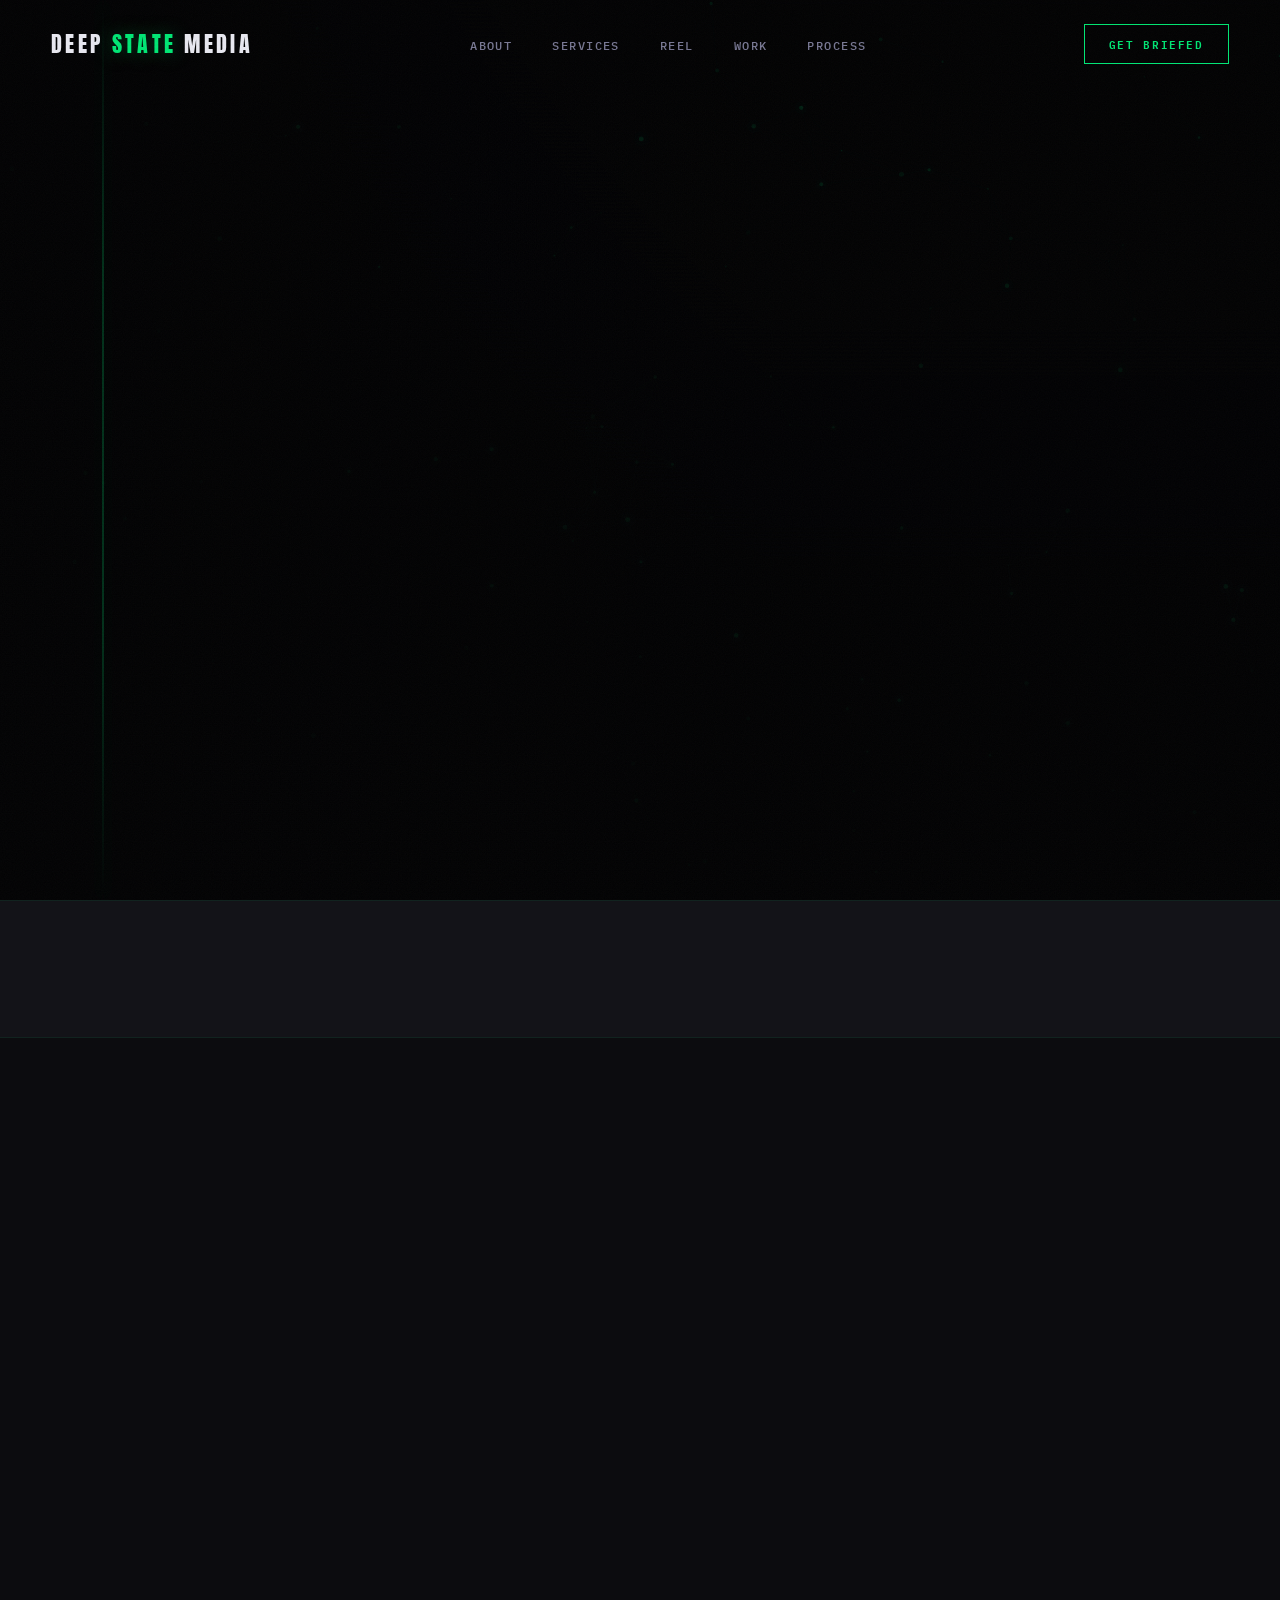
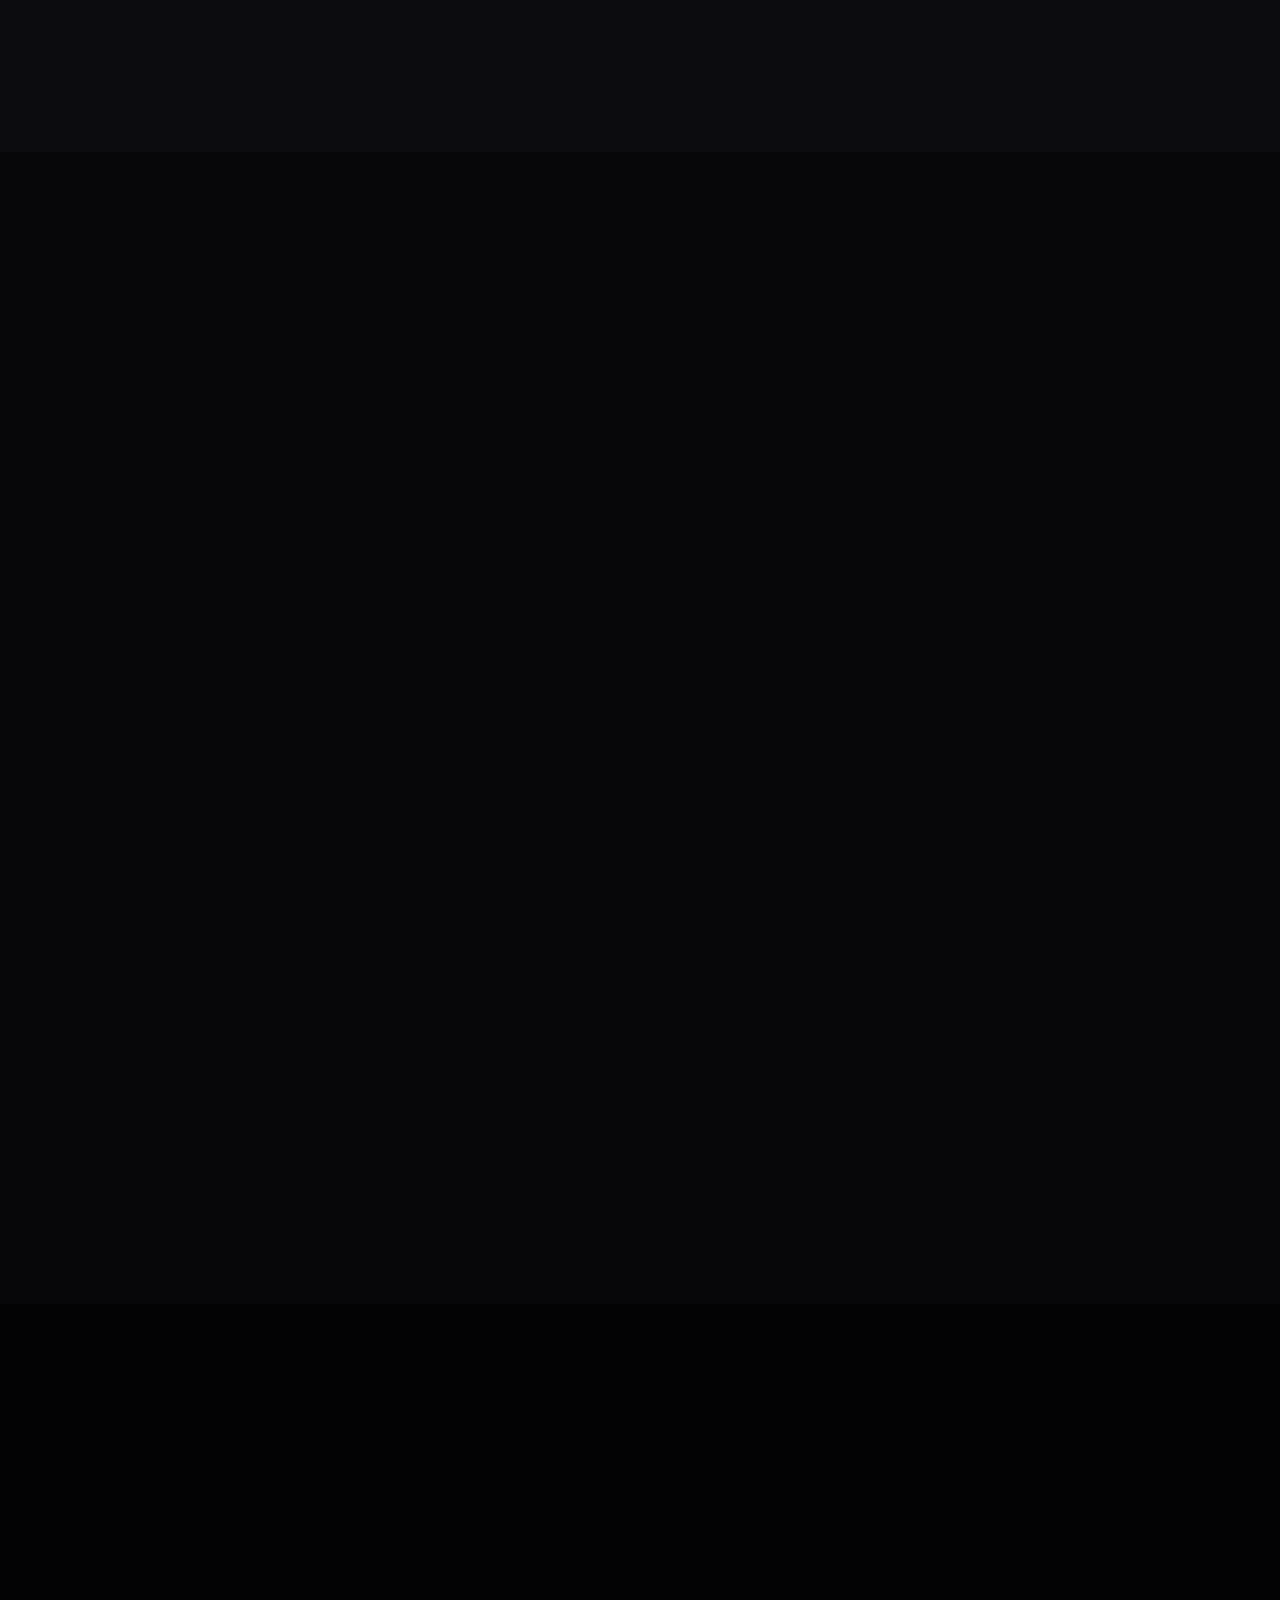
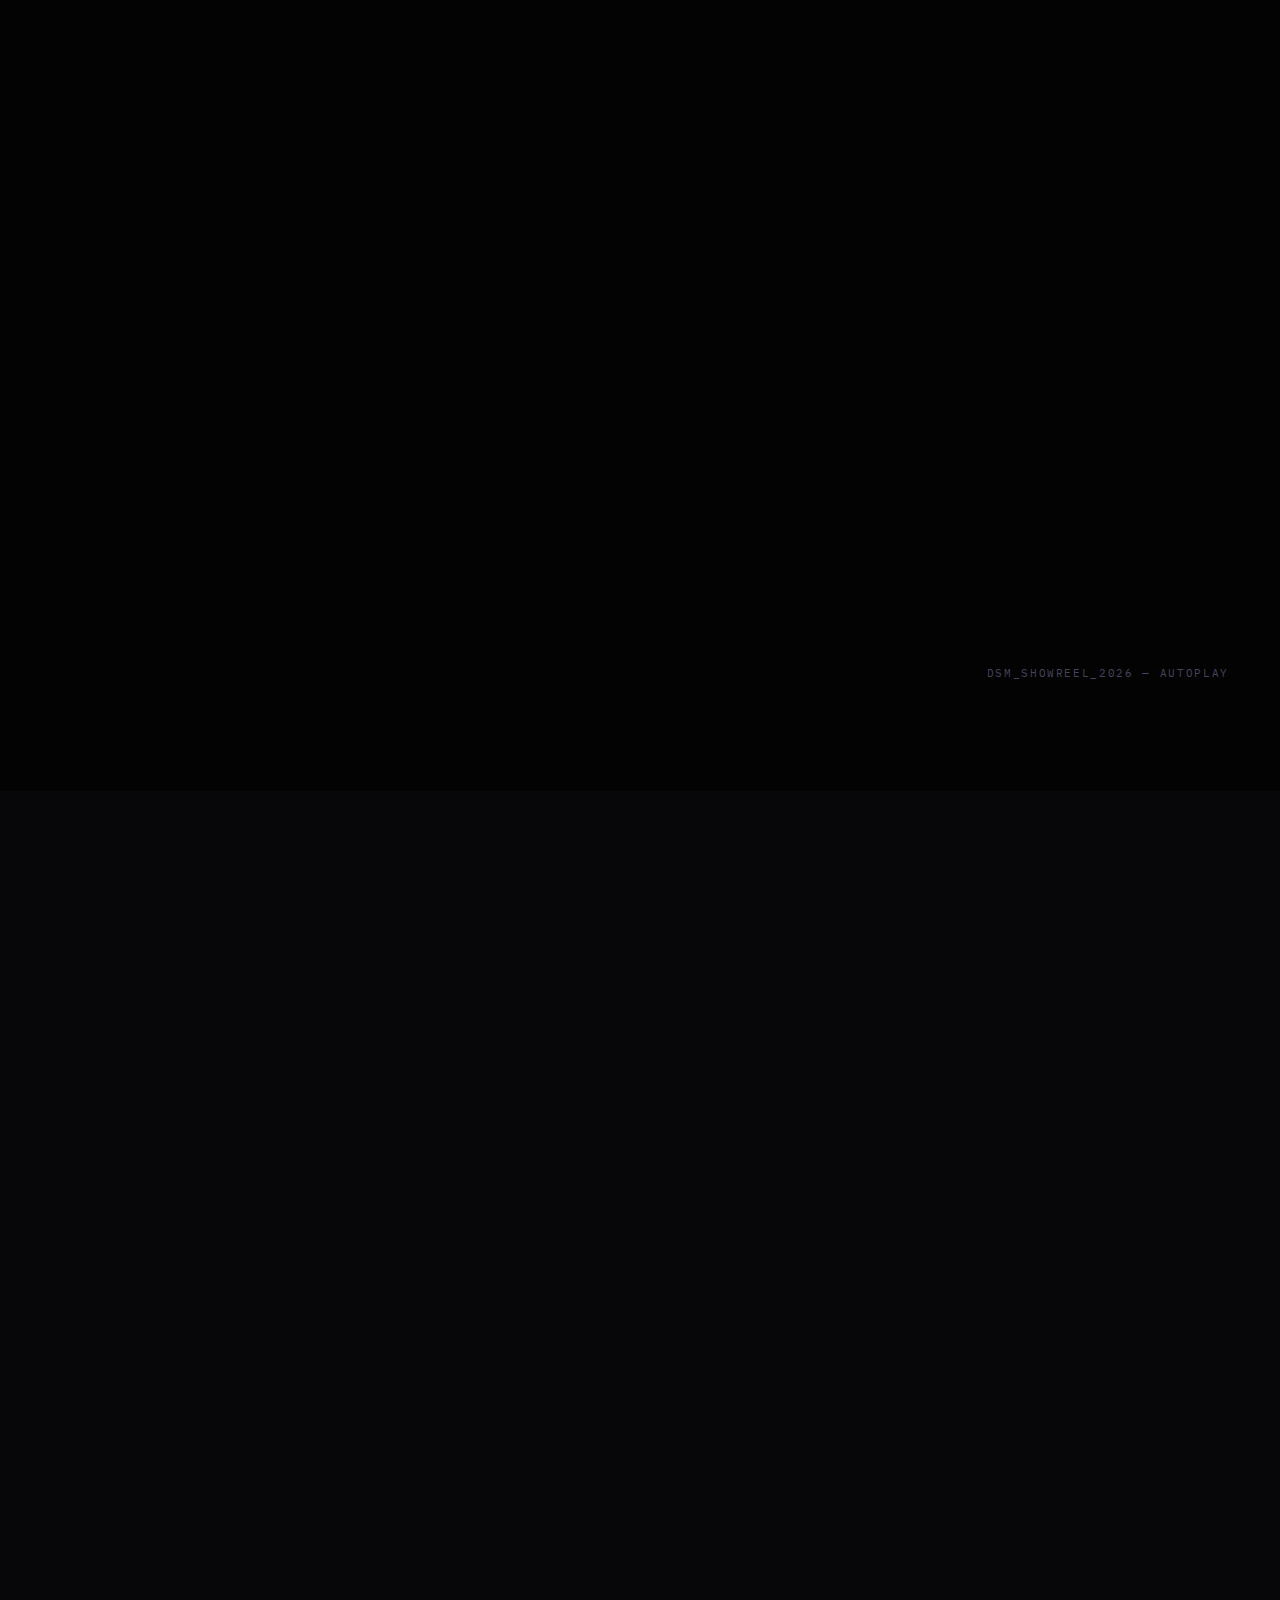
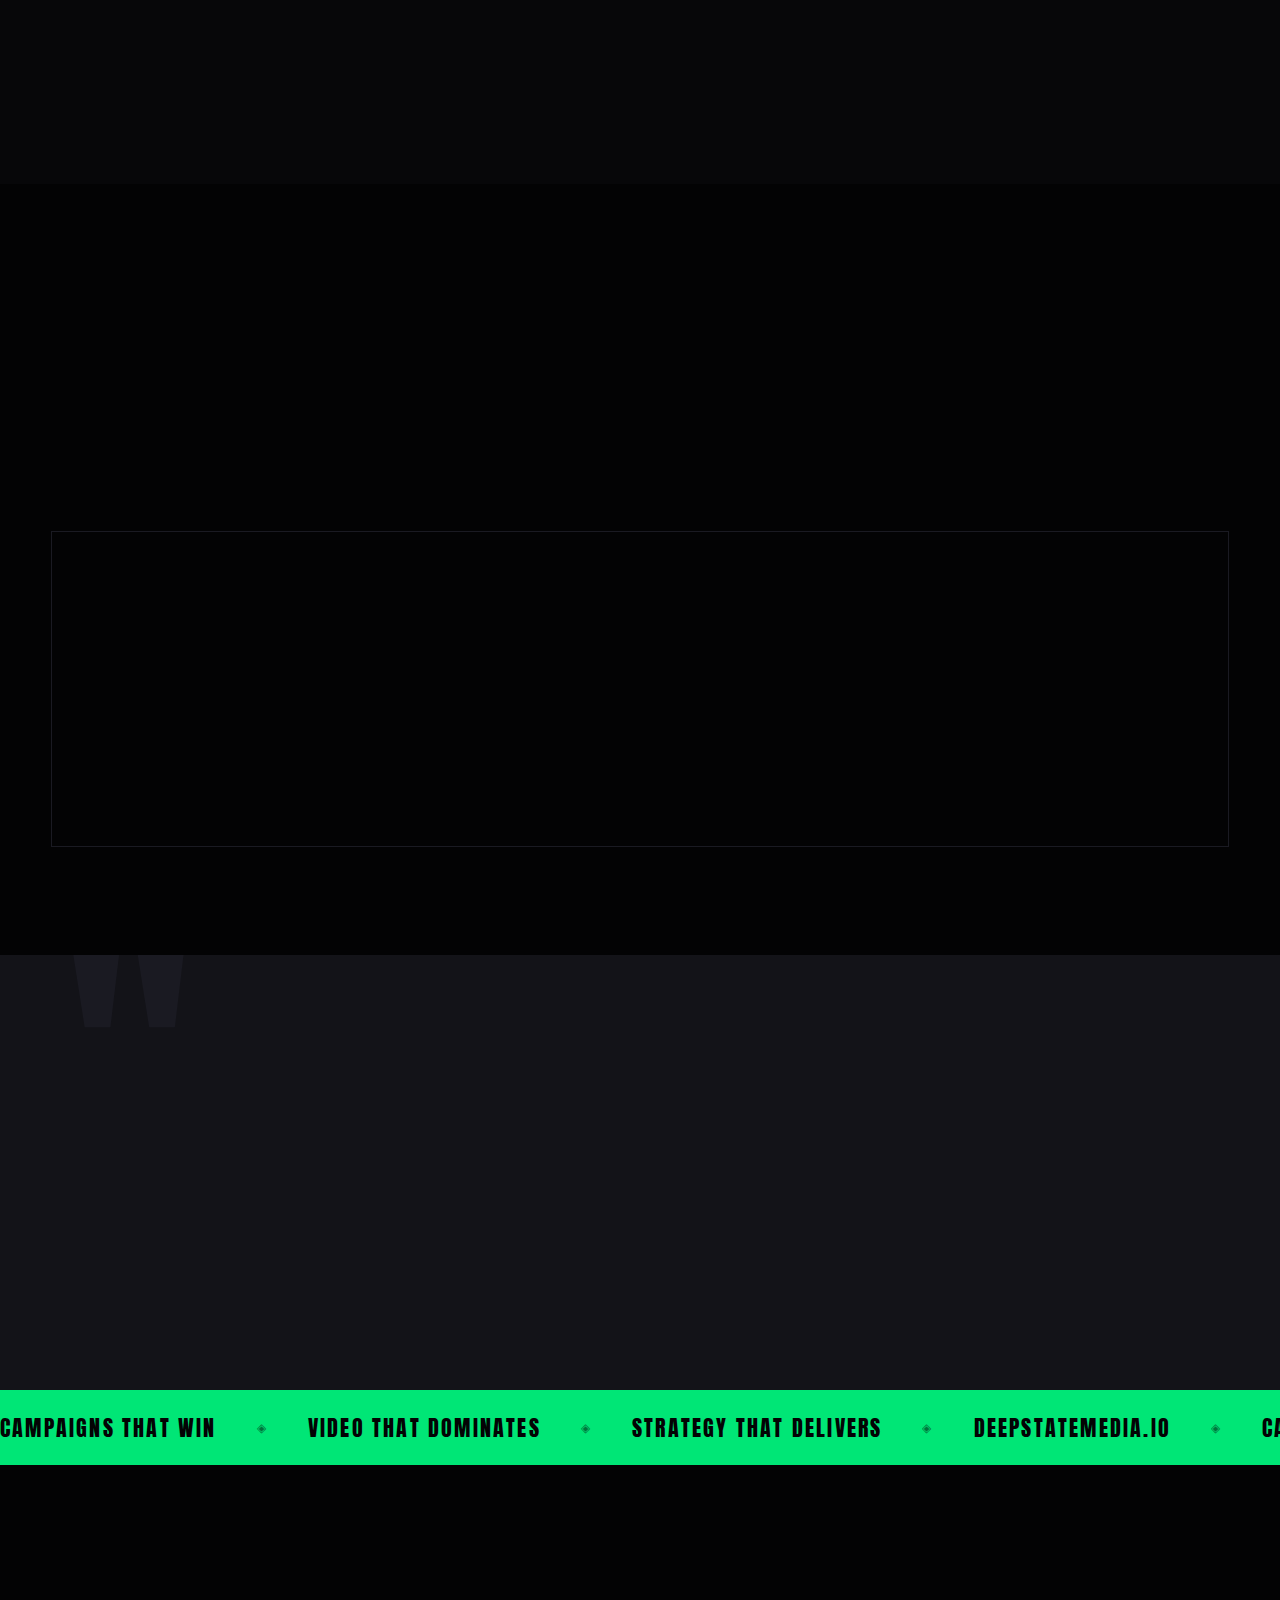
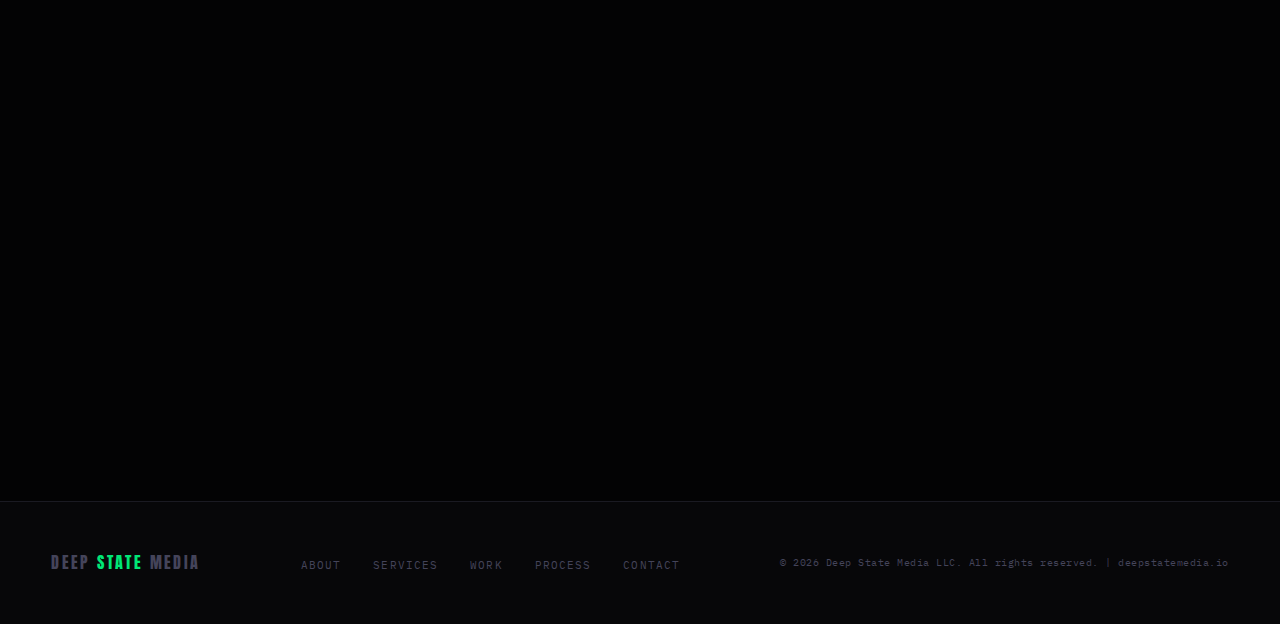
<file: site/index.html>
<!DOCTYPE html>
<html lang="en">

<head>
  <meta charset="UTF-8">
  <meta name="viewport" content="width=device-width, initial-scale=1.0">
  <title>Deep State Media — Political Video Production</title>
  <meta name="description"
    content="Deep State Media is a political video production company specializing in campaign ads, opposition research videos, digital strategy content, and high-impact video that wins races. deepstatemedia.io">
  <link rel="stylesheet" href="styles.css">
  <!-- Favicon -->
  <link rel="icon" type="image/svg+xml"
    href="data:image/svg+xml,%3Csvg xmlns='http://www.w3.org/2000/svg' viewBox='0 0 32 32'%3E%3Crect width='32' height='32' rx='4' fill='%230a0a0a'/%3E%3Ccircle cx='16' cy='16' r='10' fill='none' stroke='%2300e676' stroke-width='1.5'/%3E%3Ccircle cx='16' cy='16' r='3' fill='%2300e676'/%3E%3Cline x1='16' y1='6' x2='16' y2='13' stroke='%2300e676' stroke-width='1'/%3E%3Cline x1='16' y1='19' x2='16' y2='26' stroke='%2300e676' stroke-width='1'/%3E%3Cline x1='6' y1='16' x2='13' y2='16' stroke='%2300e676' stroke-width='1'/%3E%3Cline x1='19' y1='16' x2='26' y2='16' stroke='%2300e676' stroke-width='1'/%3E%3C/svg%3E">
</head>

<body>

  <!-- ═══════════════════════════════════════════
       NAVIGATION
       ═══════════════════════════════════════════ -->
  <nav class="nav" id="nav">
    <div class="container nav__inner">
      <a href="#" class="nav__logo" id="nav-logo">DEEP <span>STATE</span> MEDIA</a>
      <ul class="nav__links" id="nav-links">
        <li><a href="#about">About</a></li>
        <li><a href="#services">Services</a></li>
        <li><a href="#showreel">Reel</a></li>
        <li><a href="#work">Work</a></li>
        <li><a href="#approach">Process</a></li>
      </ul>
      <a href="#contact" class="nav__cta" id="nav-cta">Get Briefed</a>
      <button class="nav__toggle" id="nav-toggle" aria-label="Toggle navigation">
        <span></span><span></span><span></span>
      </button>
    </div>
  </nav>

  <!-- ═══════════════════════════════════════════
       HERO — Autoplay Background Video
       ═══════════════════════════════════════════ -->
  <section class="hero" id="hero">
    <!-- Vimeo background video (autoplay, muted, loop) -->
    <div class="hero__video-bg" id="hero-video-bg">
      <iframe src="https://player.vimeo.com/video/545053719?background=1&autoplay=1&loop=1&byline=0&title=0&muted=1"
        frameborder="0" allow="autoplay; fullscreen" allowfullscreen id="hero-vimeo">
      </iframe>
    </div>
    <!-- Dark overlay for text readability -->
    <div class="hero__overlay"></div>
    <div class="hero__accent-line"></div>

    <!-- Animated grid background -->
    <canvas id="hero-grid-canvas" class="hero__grid-canvas"></canvas>

    <div class="hero__content">
      <div class="hero__eyebrow">Political Video Production</div>
      <h1 class="hero__title">
        <span class="word" data-text="DEEP">DEEP</span>
        <span class="word" data-text="STATE">STATE</span>
        <span class="word accent-word" data-text="MEDIA">MEDIA</span>
      </h1>
      <div class="hero__rule"></div>
      <p class="hero__subtitle">
        We produce <strong>high-impact political video</strong> that moves the needle,
        shifts the narrative, and <strong>wins races</strong>. No half measures.
      </p>
      <div class="hero__actions">
        <a href="#contact" class="btn-primary" id="hero-cta">Start Your Campaign</a>
        <a href="#showreel" class="btn-ghost" id="hero-reel">Watch Reel ▸</a>
      </div>
    </div>
    <div class="hero__scroll">
      <span>Scroll</span>
      <div class="hero__scroll-line"></div>
    </div>

  </section>

  <!-- ═══════════════════════════════════════════
       TICKER / STATS
       ═══════════════════════════════════════════ -->
  <section class="ticker" id="ticker">
    <div class="container ticker__inner stagger" id="ticker-inner">
      <div class="ticker__stat">
        <div class="ticker__number" id="stat-1">140<span>+</span></div>
        <div class="ticker__label">Races Won</div>
      </div>
      <div class="ticker__stat">
        <div class="ticker__number" id="stat-2">500<span>M</span></div>
        <div class="ticker__label">Ad Impressions</div>
      </div>
      <div class="ticker__stat">
        <div class="ticker__number" id="stat-3">38</div>
        <div class="ticker__label">States Covered</div>
      </div>
      <div class="ticker__stat">
        <div class="ticker__number" id="stat-4">24<span>/7</span></div>
        <div class="ticker__label">War Room Ready</div>
      </div>
    </div>
  </section>

  <!-- ═══════════════════════════════════════════
       ABOUT
       ═══════════════════════════════════════════ -->
  <section class="about" id="about">
    <div class="container">
      <div class="about__inner reveal">
        <div class="about__text">
          <div class="section__eyebrow">Who We Are</div>
          <h2 class="section__title">Your Campaign's<br>Secret Weapon</h2>
          <p class="about__description">
            Deep State Media is a full-service political video production company. We build
            the content that defines campaigns — from broadcast spots to digital-first strategy,
            from opposition research films to rapid-response war room operations.
          </p>
          <p class="about__description">
            Our team of producers, editors, strategists, and data analysts have been behind some
            of the most effective political advertising in recent cycles. We don't just make video —
            we engineer outcomes.
          </p>
          <div class="about__url">
            <span class="about__url-protocol">https://</span>deepstatemedia.io
          </div>
        </div>
        <div class="about__visual">
          <div class="about__terminal">
            <div class="about__terminal-header">
              <span class="about__terminal-dot"></span>
              <span class="about__terminal-dot"></span>
              <span class="about__terminal-dot"></span>
              <span class="about__terminal-title">dsm_ops.log</span>
            </div>
            <div class="about__terminal-body" id="terminal-body">
              <div class="terminal-line"><span class="terminal-prompt">$</span> cat mission.txt</div>
              <div class="terminal-line output">> MISSION: Win races with video</div>
              <div class="terminal-line output">> STATUS: Operational</div>
              <div class="terminal-line output">> CLEARANCE: Campaign-level</div>
              <div class="terminal-line output">> TURNAROUND: 24hrs or less</div>
              <div class="terminal-line"><span class="terminal-prompt">$</span> uptime</div>
              <div class="terminal-line output">> 2,190 days in production</div>
              <div class="terminal-line"><span class="terminal-prompt">$</span> <span class="terminal-cursor">_</span>
              </div>
            </div>
          </div>
        </div>
      </div>
    </div>
  </section>

  <!-- ═══════════════════════════════════════════
       SERVICES
       ═══════════════════════════════════════════ -->
  <section class="services" id="services">
    <div class="container">
      <div class="section__header reveal" id="services-header">
        <div class="section__eyebrow">What We Do</div>
        <h2 class="section__title">Weapons-Grade<br>Political Content</h2>
        <p class="section__subtitle">Every frame engineered to cut through the noise and deliver your message with
          maximum impact.</p>
      </div>
      <div class="services__grid stagger" id="services-grid">
        <div class="service-card" id="service-1">
          <div class="service-card__number">01</div>
          <div class="service-card__icon">◎</div>
          <h3 class="service-card__title">Campaign Ads</h3>
          <p class="service-card__desc">30-second and 60-second spots that dominate airwaves and digital feeds. From
            concept through broadcast-ready delivery.</p>
        </div>
        <div class="service-card" id="service-2">
          <div class="service-card__number">02</div>
          <div class="service-card__icon">⬡</div>
          <h3 class="service-card__title">Opposition Research</h3>
          <p class="service-card__desc">Forensically researched, legally vetted video content that exposes your
            opponent's record. Every claim sourced and documented.</p>
        </div>
        <div class="service-card" id="service-3">
          <div class="service-card__number">03</div>
          <div class="service-card__icon">◈</div>
          <h3 class="service-card__title">Digital Strategy</h3>
          <p class="service-card__desc">Micro-targeted video for social platforms. We optimize for engagement, shares,
            and conversion across every major platform.</p>
        </div>
        <div class="service-card" id="service-4">
          <div class="service-card__number">04</div>
          <div class="service-card__icon">◉</div>
          <h3 class="service-card__title">Rapid Response</h3>
          <p class="service-card__desc">24-hour turnaround on counter-messaging and crisis response video. When the news
            cycle hits, we're already in production.</p>
        </div>
        <div class="service-card" id="service-5">
          <div class="service-card__number">05</div>
          <div class="service-card__icon">△</div>
          <h3 class="service-card__title">Documentary & Long-Form</h3>
          <p class="service-card__desc">Investigative documentaries and exposés that drive the narrative. Deep
            storytelling meets political strategy.</p>
        </div>
        <div class="service-card" id="service-6">
          <div class="service-card__number">06</div>
          <div class="service-card__icon">⊕</div>
          <h3 class="service-card__title">Analytics & Testing</h3>
          <p class="service-card__desc">A/B tested creative with real-time performance dashboards. Data-driven decisions
            on every cut, every frame, every message.</p>
        </div>
      </div>
    </div>
  </section>

  <!-- ═══════════════════════════════════════════
       SHOWREEL
       ═══════════════════════════════════════════ -->
  <section class="showreel" id="showreel">
    <div class="container">
      <div class="section__header reveal" id="showreel-header">
        <div class="section__eyebrow">Featured Reel</div>
        <h2 class="section__title">See The Work</h2>
      </div>
      <div class="showreel__video reveal" id="showreel-video">
        <iframe src="https://player.vimeo.com/video/545053719?autoplay=1&loop=1&muted=1&badge=0&autopause=0&player_id=0"
          width="100%" height="100%" frameborder="0" allow="autoplay; fullscreen; picture-in-picture" allowfullscreen
          style="position:absolute;top:0;left:0;width:100%;height:100%;" title="Deep State Media Showreel">
        </iframe>
      </div>
      <div class="showreel__label">DSM_SHOWREEL_2026 — AUTOPLAY</div>
    </div>
  </section>

  <!-- ═══════════════════════════════════════════
       WORK / PORTFOLIO
       ═══════════════════════════════════════════ -->
  <section class="work" id="work">
    <div class="container">
      <div class="section__header reveal" id="work-header">
        <div class="section__eyebrow">Selected Work</div>
        <h2 class="section__title">Campaigns That<br>Changed The Game</h2>
        <p class="section__subtitle">Every project is classified until it airs. Here's what we can show you.</p>
      </div>
      <div class="work__grid stagger" id="work-grid">
        <div class="work-card" id="work-1">
          <div class="work-card__image"
            style="background-image: url('https://images.unsplash.com/photo-1540910419892-4a36d2c3266c?w=800&q=80');">
          </div>
          <div class="work-card__overlay">
            <div class="work-card__tag">U.S. Senate Campaign</div>
            <h3 class="work-card__title">Operation Turnout</h3>
          </div>
          <div class="work-card__arrow">↗</div>
        </div>
        <div class="work-card" id="work-2">
          <div class="work-card__image"
            style="background-image: url('https://images.unsplash.com/photo-1529107386315-e1a2ed48a620?w=800&q=80');">
          </div>
          <div class="work-card__overlay">
            <div class="work-card__tag">Gubernatorial Race</div>
            <h3 class="work-card__title">The Accountability Ads</h3>
          </div>
          <div class="work-card__arrow">↗</div>
        </div>
        <div class="work-card" id="work-3">
          <div class="work-card__image"
            style="background-image: url('https://images.unsplash.com/photo-1504711434969-e33886168d6c?w=800&q=80');">
          </div>
          <div class="work-card__overlay">
            <div class="work-card__tag">Super PAC</div>
            <h3 class="work-card__title">Follow The Money</h3>
          </div>
          <div class="work-card__arrow">↗</div>
        </div>
        <div class="work-card" id="work-4">
          <div class="work-card__image"
            style="background-image: url('https://images.unsplash.com/photo-1558494949-ef010cbdcc31?w=800&q=80');">
          </div>
          <div class="work-card__overlay">
            <div class="work-card__tag">Digital Campaign</div>
            <h3 class="work-card__title">Swing State Blitz</h3>
          </div>
          <div class="work-card__arrow">↗</div>
        </div>
        <div class="work-card" id="work-5">
          <div class="work-card__image"
            style="background-image: url('https://images.unsplash.com/photo-1526374965328-7f61d4dc18c5?w=800&q=80');">
          </div>
          <div class="work-card__overlay">
            <div class="work-card__tag">Opposition Research</div>
            <h3 class="work-card__title">The Record Exposed</h3>
          </div>
          <div class="work-card__arrow">↗</div>
        </div>
        <div class="work-card" id="work-6">
          <div class="work-card__image"
            style="background-image: url('https://images.unsplash.com/photo-1451187580459-43490279c0fa?w=800&q=80');">
          </div>
          <div class="work-card__overlay">
            <div class="work-card__tag">Documentary Series</div>
            <h3 class="work-card__title">Deep Background</h3>
          </div>
          <div class="work-card__arrow">↗</div>
        </div>
      </div>
    </div>
  </section>

  <!-- ═══════════════════════════════════════════
       APPROACH / PROCESS
       ═══════════════════════════════════════════ -->
  <section class="approach" id="approach">
    <div class="container">
      <div class="section__header reveal" id="approach-header">
        <div class="section__eyebrow">Our Process</div>
        <h2 class="section__title">Four Phases.<br>Zero Compromises.</h2>
      </div>
      <div class="approach__grid stagger" id="approach-grid">
        <div class="approach__step" id="step-1">
          <div class="approach__step-number">01</div>
          <h3 class="approach__step-title">Intelligence</h3>
          <p class="approach__step-desc">Deep-dive into your race, your opponent, and the electorate. We don't start
            cameras until we know the battlefield.</p>
        </div>
        <div class="approach__step" id="step-2">
          <div class="approach__step-number">02</div>
          <h3 class="approach__step-title">Strategy</h3>
          <p class="approach__step-desc">Message architecture, audience segmentation, and creative direction. Every
            frame has a purpose tied to polling and data.</p>
        </div>
        <div class="approach__step" id="step-3">
          <div class="approach__step-number">03</div>
          <h3 class="approach__step-title">Production</h3>
          <p class="approach__step-desc">Cinematic production with broadcast-grade equipment and talent. From field
            shoots to studio sessions to motion graphics.</p>
        </div>
        <div class="approach__step" id="step-4">
          <div class="approach__step-number">04</div>
          <h3 class="approach__step-title">Deploy & Optimize</h3>
          <p class="approach__step-desc">Multi-platform deployment with real-time performance tracking. We iterate based
            on data, not guesswork.</p>
        </div>
      </div>
    </div>
  </section>

  <!-- ═══════════════════════════════════════════
       QUOTE / TESTIMONIAL
       ═══════════════════════════════════════════ -->
  <section class="quote-section" id="quote">
    <div class="container reveal" id="quote-content">
      <blockquote class="quote__text">
        They don't just make ads — they build <em>narrative weapons</em>. Our opponent's numbers dropped 12 points in
        two weeks. Deep State Media is the reason we won.
      </blockquote>
      <div class="quote__attribution">
        <span class="quote__attribution-name">— Senior Campaign Strategist, U.S. Senate Race 2024</span>
      </div>
    </div>
  </section>

  <!-- ═══════════════════════════════════════════
       CLASSIFIED MARQUEE
       ═══════════════════════════════════════════ -->
  <section class="marquee" id="marquee">
    <div class="marquee__track">
      <div class="marquee__content">
        <span>CAMPAIGNS THAT WIN</span>
        <span class="marquee__dot">◈</span>
        <span>VIDEO THAT DOMINATES</span>
        <span class="marquee__dot">◈</span>
        <span>STRATEGY THAT DELIVERS</span>
        <span class="marquee__dot">◈</span>
        <span>DEEPSTATEMEDIA.IO</span>
        <span class="marquee__dot">◈</span>
        <span>CAMPAIGNS THAT WIN</span>
        <span class="marquee__dot">◈</span>
        <span>VIDEO THAT DOMINATES</span>
        <span class="marquee__dot">◈</span>
        <span>STRATEGY THAT DELIVERS</span>
        <span class="marquee__dot">◈</span>
        <span>DEEPSTATEMEDIA.IO</span>
        <span class="marquee__dot">◈</span>
      </div>
    </div>
  </section>

  <!-- ═══════════════════════════════════════════
       CTA
       ═══════════════════════════════════════════ -->
  <section class="cta" id="contact">
    <div class="container reveal" id="cta-content">
      <h2 class="cta__title">Ready To<br><span>Win</span> Your Race?</h2>
      <p class="cta__subtitle">Operations are confidential. Consultations are direct. No intake forms — just a secure
        conversation about your campaign.</p>
      <div class="cta__actions">
        <a href="mailto:ops@deepstatemedia.io" class="btn-primary" id="cta-primary">Request Briefing</a>
        <a href="https://deepstatemedia.io" class="btn-ghost" id="cta-secondary" target="_blank">deepstatemedia.io</a>
      </div>
      <div class="cta__encryption-note">
        <span class="cta__lock-icon">🔒</span>
        All campaign communications are confidential and secure.
      </div>
    </div>
  </section>

  <!-- ═══════════════════════════════════════════
       FOOTER
       ═══════════════════════════════════════════ -->
  <footer class="footer" id="footer">
    <div class="container footer__inner">
      <div class="footer__logo">DEEP <span>STATE</span> MEDIA</div>
      <ul class="footer__links">
        <li><a href="#about">About</a></li>
        <li><a href="#services">Services</a></li>
        <li><a href="#work">Work</a></li>
        <li><a href="#approach">Process</a></li>
        <li><a href="#contact">Contact</a></li>
      </ul>
      <div class="footer__legal">© 2026 Deep State Media LLC. All rights reserved. | deepstatemedia.io</div>
    </div>
  </footer>

  <script src="script.js"></script>
</body>

</html>
</file>
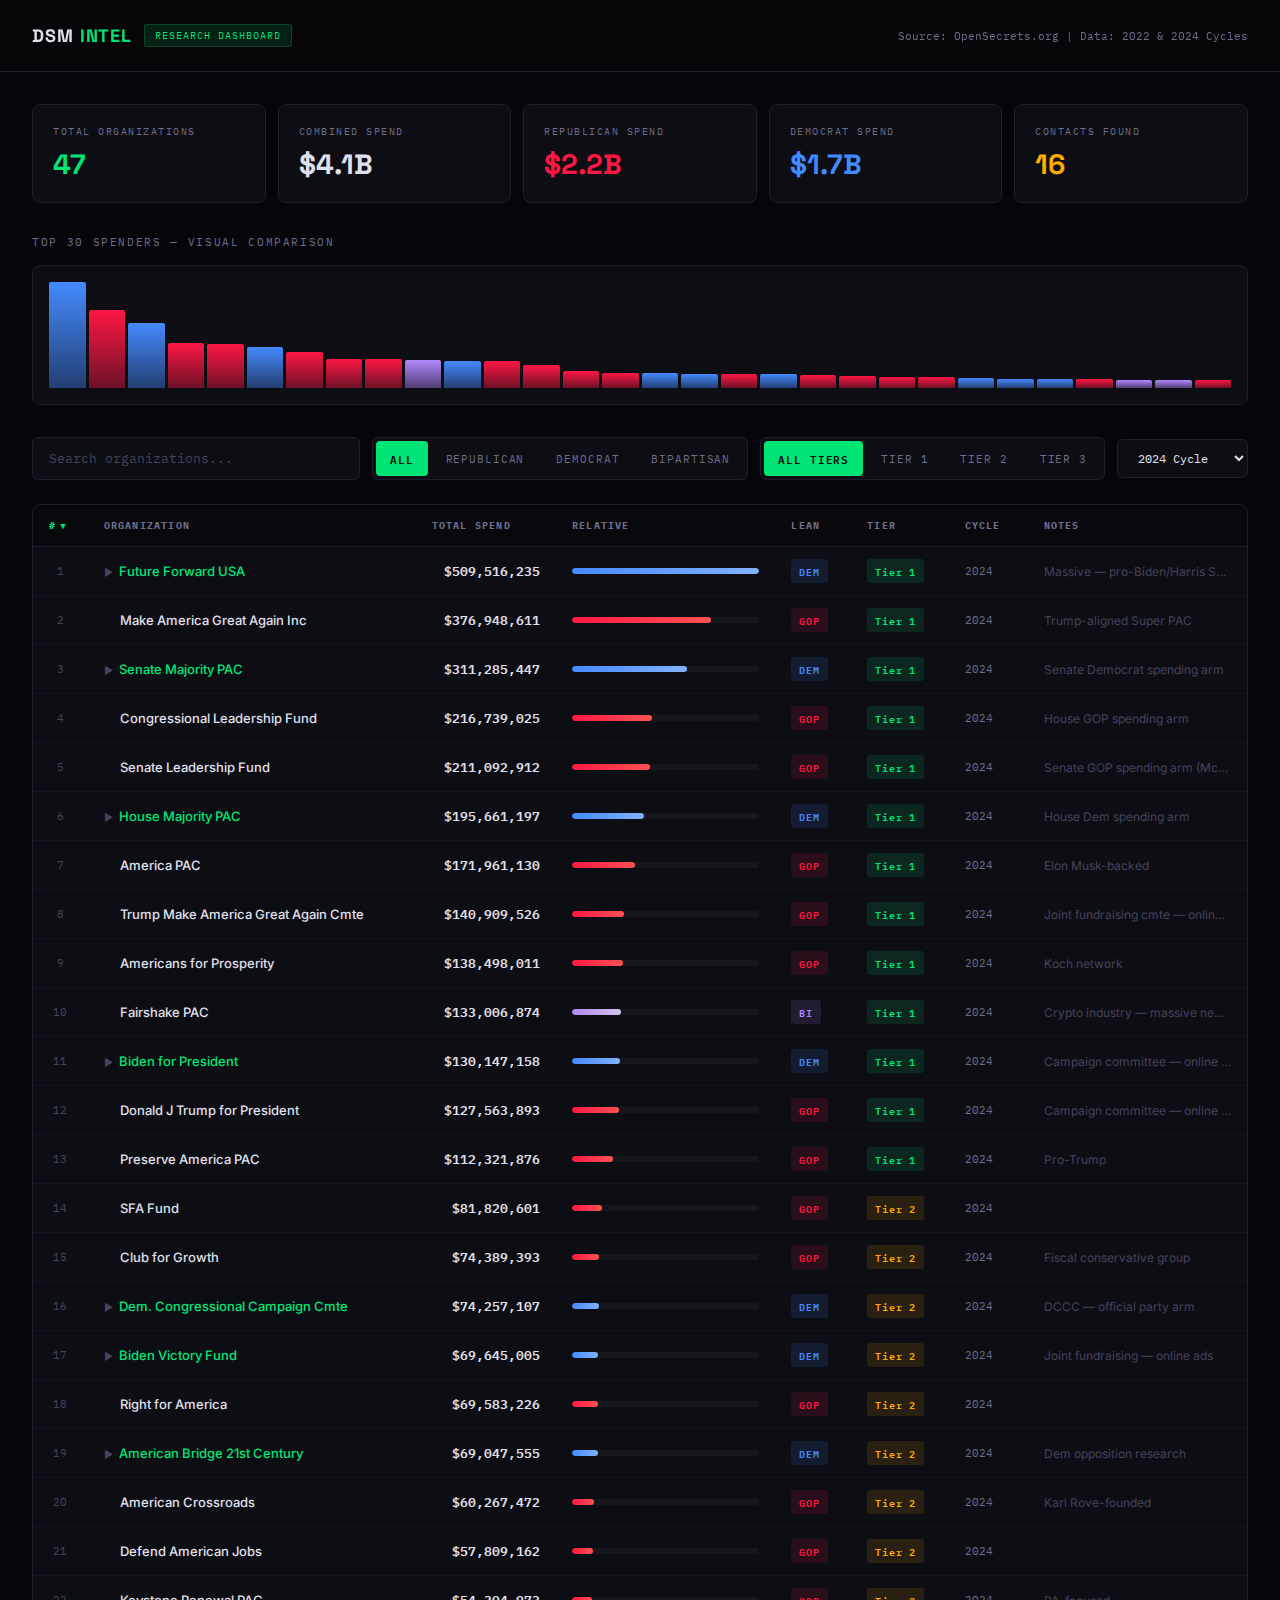
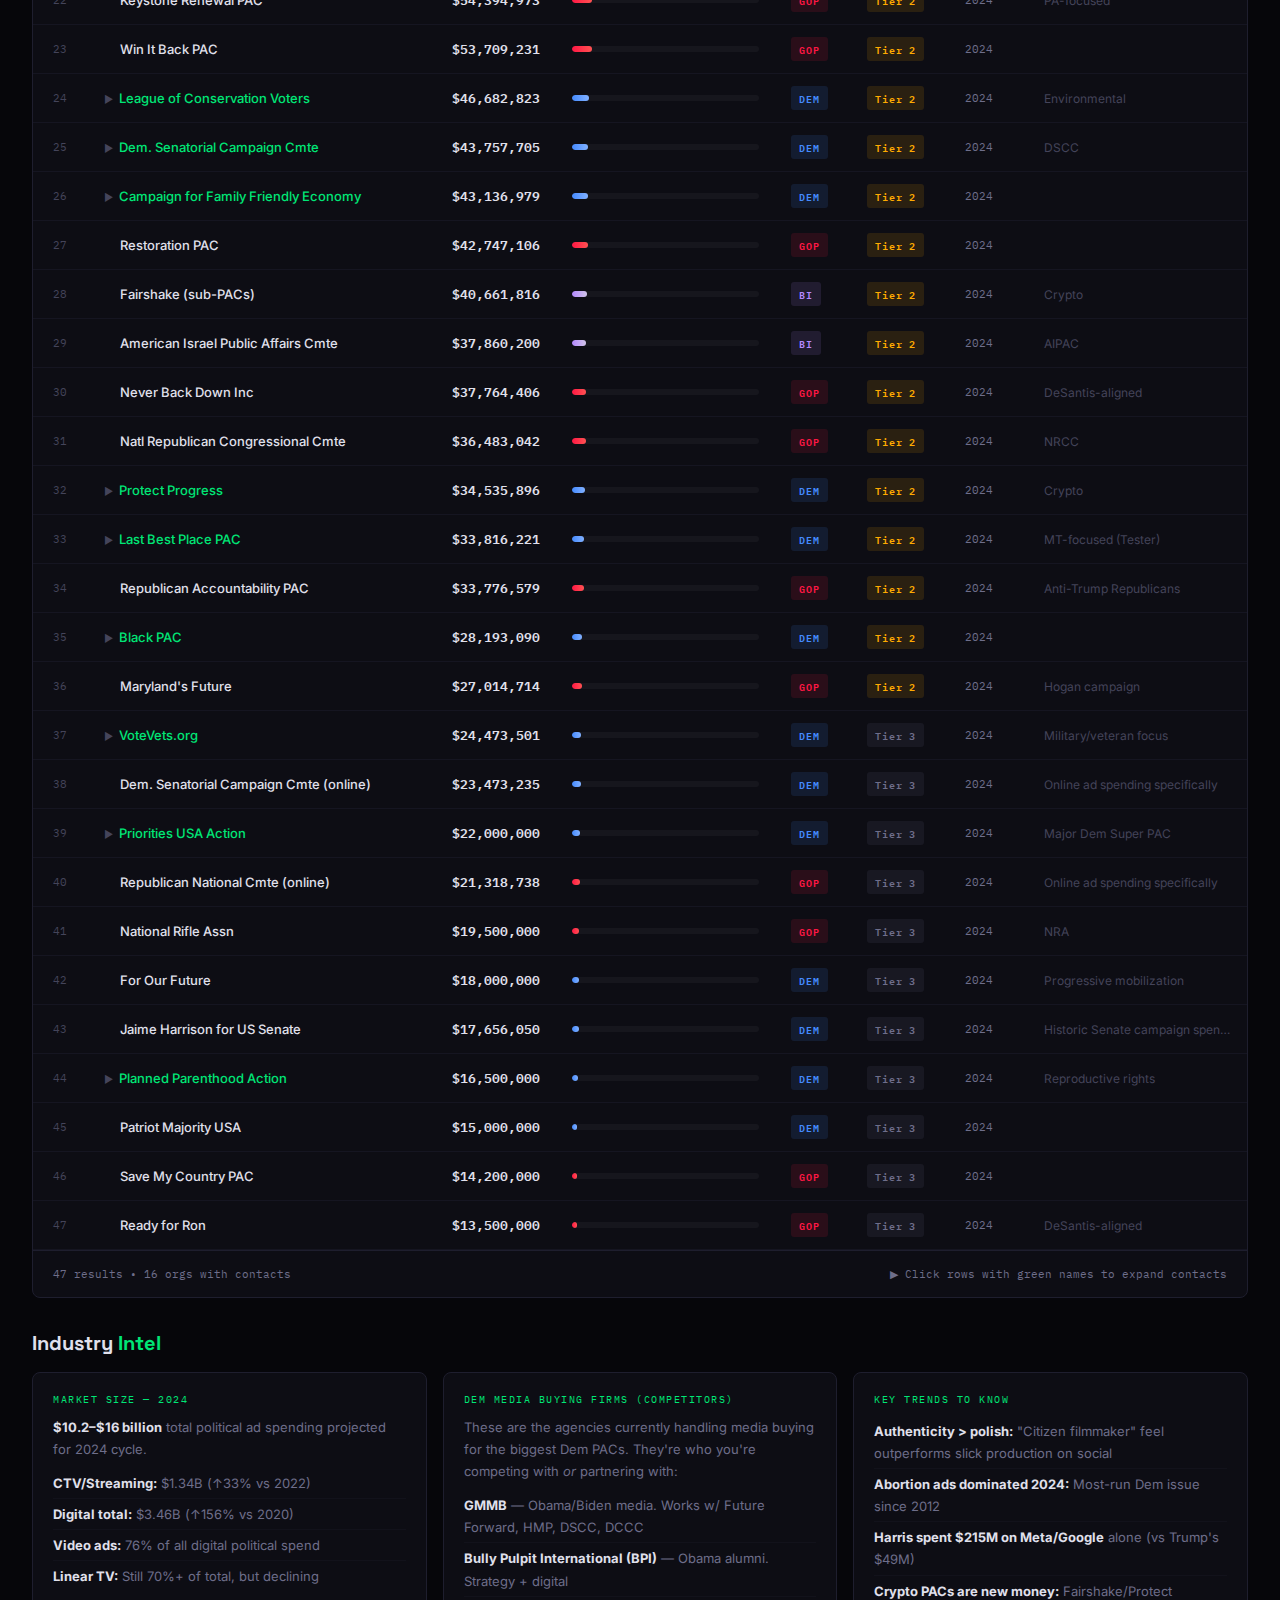
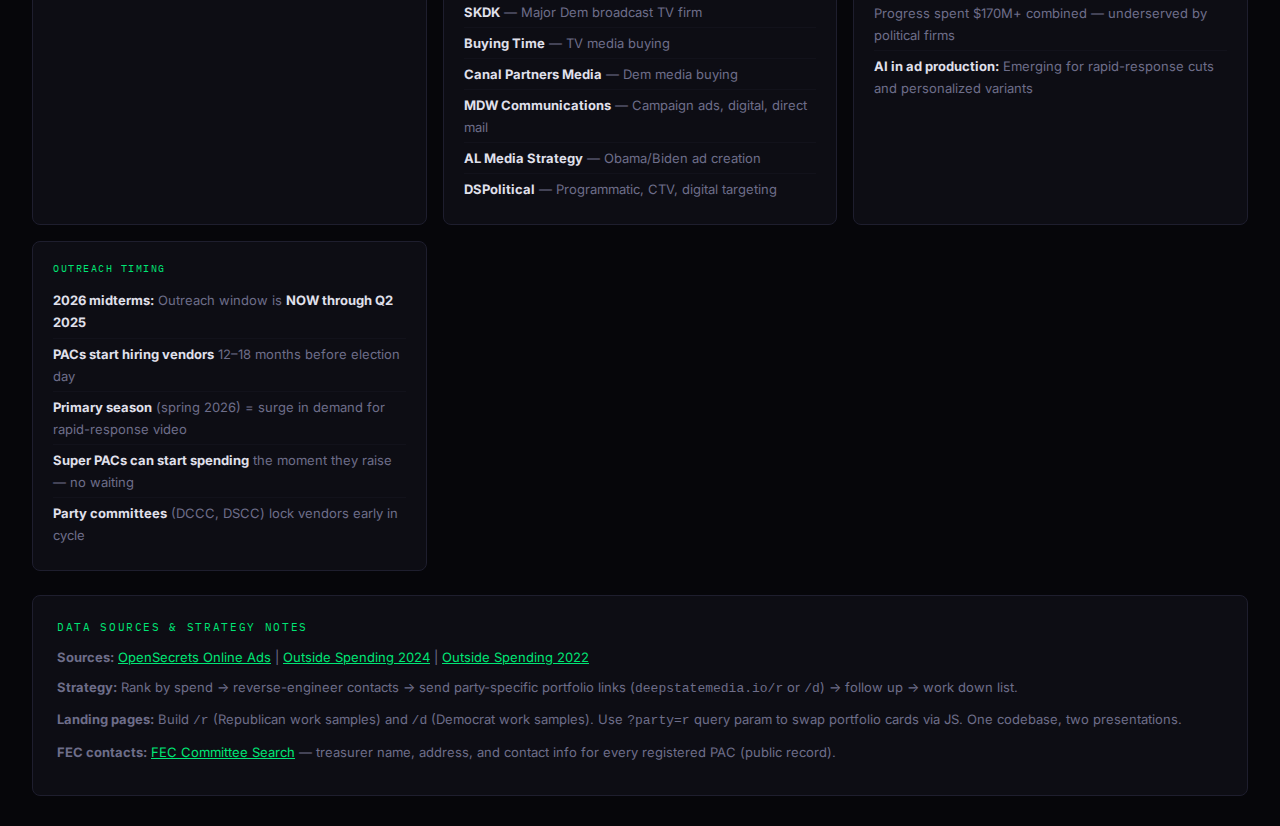
<file: research/dashboard.html>
<!DOCTYPE html>
<html lang="en">

<head>
    <meta charset="UTF-8">
    <meta name="viewport" content="width=device-width, initial-scale=1.0">
    <title>DSM Intel — Political Spending Research Dashboard</title>
    <link
        href="https://fonts.googleapis.com/css2?family=IBM+Plex+Mono:wght@300;400;500;600&family=Space+Grotesk:wght@300;400;500;600;700&family=Inter:wght@300;400;500;600;700&display=swap"
        rel="stylesheet">
    <style>
        :root {
            --bg: #06060a;
            --bg-card: #0d0d14;
            --bg-hover: #13131e;
            --bg-detail: #0a0a12;
            --border: #1e1e2e;
            --border-active: #2a2a40;
            --text: #e0e0ec;
            --text-muted: #6e6e8a;
            --text-dim: #44445a;
            --green: #00e676;
            --green-dim: rgba(0, 230, 118, 0.12);
            --green-glow: rgba(0, 230, 118, 0.3);
            --red: #ff1744;
            --red-dim: rgba(255, 23, 68, 0.12);
            --blue: #448aff;
            --blue-dim: rgba(68, 138, 255, 0.12);
            --amber: #ffab00;
            --amber-dim: rgba(255, 171, 0, 0.12);
            --purple: #b388ff;
            --purple-dim: rgba(179, 136, 255, 0.12);
            --font-mono: 'IBM Plex Mono', monospace;
            --font-body: 'Inter', sans-serif;
            --font-heading: 'Space Grotesk', sans-serif;
        }

        * {
            margin: 0;
            padding: 0;
            box-sizing: border-box;
        }

        body {
            font-family: var(--font-body);
            background: var(--bg);
            color: var(--text);
            min-height: 100vh;
            overflow-x: hidden;
        }

        .header {
            padding: 24px 32px;
            border-bottom: 1px solid var(--border);
            display: flex;
            align-items: center;
            justify-content: space-between;
            position: sticky;
            top: 0;
            z-index: 100;
            background: rgba(6, 6, 10, 0.92);
            backdrop-filter: blur(20px);
        }

        .header__brand {
            display: flex;
            align-items: center;
            gap: 12px;
        }

        .header__logo {
            font-family: var(--font-heading);
            font-size: 18px;
            font-weight: 700;
            letter-spacing: 0.05em;
        }

        .header__logo span {
            color: var(--green);
        }

        .header__badge {
            font-family: var(--font-mono);
            font-size: 10px;
            letter-spacing: 0.1em;
            text-transform: uppercase;
            color: var(--green);
            background: var(--green-dim);
            padding: 4px 10px;
            border-radius: 3px;
            border: 1px solid rgba(0, 230, 118, 0.2);
        }

        .header__meta {
            font-family: var(--font-mono);
            font-size: 11px;
            color: var(--text-muted);
        }

        .main {
            padding: 32px;
            max-width: 1600px;
            margin: 0 auto;
        }

        .stats {
            display: grid;
            grid-template-columns: repeat(auto-fit, minmax(200px, 1fr));
            gap: 12px;
            margin-bottom: 32px;
        }

        .stat-card {
            background: var(--bg-card);
            border: 1px solid var(--border);
            padding: 20px;
            border-radius: 8px;
            transition: border-color 0.3s ease;
        }

        .stat-card:hover {
            border-color: var(--border-active);
        }

        .stat-card__label {
            font-family: var(--font-mono);
            font-size: 10px;
            letter-spacing: 0.15em;
            text-transform: uppercase;
            color: var(--text-muted);
            margin-bottom: 8px;
        }

        .stat-card__value {
            font-family: var(--font-heading);
            font-size: 28px;
            font-weight: 700;
        }

        .stat-card__value.green {
            color: var(--green);
        }

        .stat-card__value.red {
            color: var(--red);
        }

        .stat-card__value.blue {
            color: var(--blue);
        }

        .stat-card__value.amber {
            color: var(--amber);
        }

        .controls {
            display: flex;
            gap: 12px;
            margin-bottom: 24px;
            flex-wrap: wrap;
            align-items: center;
        }

        .search-box {
            flex: 1;
            min-width: 250px;
            font-family: var(--font-mono);
            font-size: 13px;
            padding: 12px 16px;
            background: var(--bg-card);
            border: 1px solid var(--border);
            border-radius: 6px;
            color: var(--text);
            outline: none;
            transition: border-color 0.3s ease;
        }

        .search-box::placeholder {
            color: var(--text-dim);
        }

        .search-box:focus {
            border-color: var(--green);
            box-shadow: 0 0 15px var(--green-dim);
        }

        .filter-group {
            display: flex;
            gap: 4px;
            background: var(--bg-card);
            border: 1px solid var(--border);
            border-radius: 6px;
            padding: 3px;
        }

        .filter-btn {
            font-family: var(--font-mono);
            font-size: 11px;
            letter-spacing: 0.08em;
            text-transform: uppercase;
            padding: 8px 14px;
            border: none;
            border-radius: 4px;
            cursor: pointer;
            background: transparent;
            color: var(--text-muted);
            transition: all 0.2s ease;
        }

        .filter-btn:hover {
            color: var(--text);
            background: var(--bg-hover);
        }

        .filter-btn.active {
            color: var(--bg);
            background: var(--green);
            font-weight: 600;
        }

        .filter-btn.active-red {
            color: #fff;
            background: var(--red);
        }

        .filter-btn.active-blue {
            color: #fff;
            background: var(--blue);
        }

        .cycle-select {
            font-family: var(--font-mono);
            font-size: 12px;
            padding: 10px 16px;
            background: var(--bg-card);
            border: 1px solid var(--border);
            border-radius: 6px;
            color: var(--text);
            cursor: pointer;
            outline: none;
        }

        .cycle-select:focus {
            border-color: var(--green);
        }

        .table-container {
            background: var(--bg-card);
            border: 1px solid var(--border);
            border-radius: 8px;
            overflow: hidden;
        }

        .table-scroll {
            overflow-x: auto;
        }

        table {
            width: 100%;
            border-collapse: collapse;
            font-size: 13px;
        }

        thead {
            background: rgba(0, 0, 0, 0.3);
            position: sticky;
            top: 0;
        }

        th {
            font-family: var(--font-mono);
            font-size: 10px;
            letter-spacing: 0.12em;
            text-transform: uppercase;
            color: var(--text-muted);
            padding: 14px 16px;
            text-align: left;
            border-bottom: 1px solid var(--border);
            cursor: pointer;
            user-select: none;
            white-space: nowrap;
            transition: color 0.2s ease;
        }

        th:hover {
            color: var(--green);
        }

        th.sorted {
            color: var(--green);
        }

        th .sort-arrow {
            margin-left: 4px;
            font-size: 9px;
        }

        td {
            padding: 12px 16px;
            border-bottom: 1px solid rgba(30, 30, 46, 0.5);
            vertical-align: middle;
        }

        tr {
            transition: background 0.2s ease;
        }

        tr:hover {
            background: var(--bg-hover);
        }

        tr.data-row {
            cursor: pointer;
        }

        .org-name {
            font-weight: 500;
            color: var(--text);
            white-space: nowrap;
        }

        .spend-amount {
            font-family: var(--font-mono);
            font-weight: 600;
            text-align: right;
            white-space: nowrap;
        }

        .lean-badge {
            font-family: var(--font-mono);
            font-size: 10px;
            letter-spacing: 0.1em;
            text-transform: uppercase;
            padding: 3px 8px;
            border-radius: 3px;
            display: inline-block;
            font-weight: 600;
        }

        .lean-R {
            color: var(--red);
            background: var(--red-dim);
        }

        .lean-D {
            color: var(--blue);
            background: var(--blue-dim);
        }

        .lean-X {
            color: var(--purple);
            background: var(--purple-dim);
        }

        .tier-badge {
            font-family: var(--font-mono);
            font-size: 10px;
            letter-spacing: 0.08em;
            padding: 3px 8px;
            border-radius: 3px;
            display: inline-block;
            font-weight: 600;
        }

        .tier-1 {
            color: var(--green);
            background: var(--green-dim);
        }

        .tier-2 {
            color: var(--amber);
            background: var(--amber-dim);
        }

        .tier-3 {
            color: var(--text-muted);
            background: rgba(110, 110, 138, 0.12);
        }

        .rank-num {
            font-family: var(--font-mono);
            font-size: 11px;
            color: var(--text-dim);
            text-align: center;
            min-width: 30px;
        }

        .spend-bar-cell {
            min-width: 200px;
        }

        .spend-bar-wrap {
            display: flex;
            align-items: center;
            gap: 12px;
        }

        .spend-bar {
            flex: 1;
            height: 6px;
            background: rgba(255, 255, 255, 0.04);
            border-radius: 3px;
            overflow: hidden;
        }

        .spend-bar__fill {
            height: 100%;
            border-radius: 3px;
            transition: width 0.6s cubic-bezier(0.16, 1, 0.3, 1);
        }

        .spend-bar__fill.fill-R {
            background: linear-gradient(90deg, var(--red), #ff5252);
        }

        .spend-bar__fill.fill-D {
            background: linear-gradient(90deg, var(--blue), #82b1ff);
        }

        .spend-bar__fill.fill-X {
            background: linear-gradient(90deg, var(--purple), #d1c4e9);
        }

        .table-footer {
            display: flex;
            justify-content: space-between;
            align-items: center;
            padding: 16px 20px;
            border-top: 1px solid var(--border);
            font-family: var(--font-mono);
            font-size: 11px;
            color: var(--text-muted);
        }

        /* ── Expand Arrow ── */
        .expand-arrow {
            display: inline-block;
            transition: transform 0.25s ease;
            font-size: 10px;
            color: var(--text-dim);
            margin-right: 6px;
        }

        .expand-arrow.open {
            transform: rotate(90deg);
            color: var(--green);
        }

        .has-contacts .org-name {
            color: var(--green);
        }

        /* ── Detail Row (pulldown) ── */
        .detail-row {
            display: none;
        }

        .detail-row.open {
            display: table-row;
        }

        .detail-row td {
            padding: 0;
            background: var(--bg-detail);
            border-bottom: 2px solid var(--border);
        }

        .detail-content {
            padding: 16px 24px 16px 56px;
        }

        /* ── Section: Key People ── */
        .pulldown-section-label {
            font-family: var(--font-mono);
            font-size: 9px;
            letter-spacing: 0.15em;
            text-transform: uppercase;
            color: var(--text-dim);
            margin-bottom: 8px;
            padding-bottom: 4px;
            border-bottom: 1px solid rgba(255, 255, 255, 0.05);
        }

        .key-people {
            display: flex;
            flex-wrap: wrap;
            gap: 16px;
            margin-bottom: 14px;
        }

        .key-person {
            display: flex;
            align-items: flex-start;
            gap: 10px;
            min-width: 200px;
        }

        .key-person__avatar {
            width: 36px;
            height: 36px;
            border-radius: 50%;
            background: linear-gradient(135deg, var(--green-dim), rgba(0, 200, 150, 0.2));
            display: flex;
            align-items: center;
            justify-content: center;
            font-weight: 700;
            font-size: 13px;
            color: var(--green);
            flex-shrink: 0;
        }

        .key-person__avatar.agency {
            background: linear-gradient(135deg, var(--amber-dim), rgba(220, 170, 50, 0.2));
            color: var(--amber);
        }

        .key-person__info {
            flex: 1;
        }

        .key-person__name {
            font-weight: 600;
            font-size: 14px;
            color: var(--text);
            line-height: 1.2;
        }

        .key-person__role {
            font-family: var(--font-mono);
            font-size: 10px;
            color: var(--text-muted);
            letter-spacing: 0.05em;
            margin-top: 2px;
        }

        .key-person__detail {
            font-family: var(--font-mono);
            font-size: 10px;
            color: var(--text-dim);
            margin-top: 3px;
            line-height: 1.4;
        }

        /* ── Contact Channels Bar ── */
        .contact-bar {
            display: flex;
            flex-wrap: wrap;
            gap: 10px;
            margin-bottom: 12px;
            padding: 10px 14px;
            background: rgba(0, 0, 0, 0.3);
            border: 1px solid var(--border);
            border-radius: 6px;
        }

        .contact-chip {
            display: inline-flex;
            align-items: center;
            gap: 6px;
            font-family: var(--font-mono);
            font-size: 11px;
            color: var(--text-muted);
            padding: 4px 10px;
            background: rgba(255, 255, 255, 0.04);
            border-radius: 4px;
            transition: all 0.2s ease;
        }

        .contact-chip a {
            color: var(--green);
            text-decoration: none;
        }

        .contact-chip a:hover {
            text-decoration: underline;
            color: #fff;
        }

        .contact-chip .chip-icon {
            font-size: 12px;
        }

        .contact-chip.primary {
            background: rgba(0, 200, 130, 0.08);
            border: 1px solid rgba(0, 200, 130, 0.15);
        }

        /* ── Notes Strip ── */
        .pulldown-notes {
            display: flex;
            flex-wrap: wrap;
            gap: 16px;
            font-family: var(--font-mono);
            font-size: 10px;
            color: var(--text-dim);
            line-height: 1.5;
        }

        .pulldown-note {
            display: flex;
            gap: 6px;
        }

        .pulldown-note__label {
            color: var(--amber);
            white-space: nowrap;
        }

        /* ── Chart ── */
        .chart-section {
            margin-bottom: 32px;
        }

        .chart-section__title {
            font-family: var(--font-mono);
            font-size: 11px;
            letter-spacing: 0.15em;
            text-transform: uppercase;
            color: var(--text-muted);
            margin-bottom: 16px;
        }

        .bar-chart {
            display: flex;
            align-items: flex-end;
            gap: 3px;
            height: 140px;
            background: var(--bg-card);
            border: 1px solid var(--border);
            border-radius: 8px;
            padding: 16px;
        }

        .bar-chart__bar {
            flex: 1;
            min-width: 12px;
            max-width: 40px;
            border-radius: 2px 2px 0 0;
            cursor: pointer;
            transition: opacity 0.2s ease, filter 0.2s ease;
        }

        .bar-chart__bar:hover {
            opacity: 0.85;
            filter: brightness(1.2);
        }

        .bar-chart__bar.bar-R {
            background: linear-gradient(180deg, var(--red), rgba(255, 23, 68, 0.4));
        }

        .bar-chart__bar.bar-D {
            background: linear-gradient(180deg, var(--blue), rgba(68, 138, 255, 0.4));
        }

        .bar-chart__bar.bar-X {
            background: linear-gradient(180deg, var(--purple), rgba(179, 136, 255, 0.4));
        }

        .tooltip {
            position: fixed;
            z-index: 9999;
            background: rgba(13, 13, 20, 0.95);
            border: 1px solid var(--border-active);
            border-radius: 6px;
            padding: 10px 14px;
            pointer-events: none;
            opacity: 0;
            transform: translateY(4px);
            transition: opacity 0.15s ease, transform 0.15s ease;
            font-family: var(--font-mono);
            font-size: 11px;
            max-width: 280px;
            backdrop-filter: blur(10px);
        }

        .tooltip.visible {
            opacity: 1;
            transform: translateY(0);
        }

        .tooltip__name {
            color: var(--text);
            font-weight: 600;
            margin-bottom: 4px;
        }

        .tooltip__amount {
            color: var(--green);
        }

        /* ── Industry Intel ── */
        .intel-section {
            margin-top: 32px;
        }

        .intel-section__title {
            font-family: var(--font-heading);
            font-size: 20px;
            font-weight: 700;
            margin-bottom: 16px;
            color: var(--text);
        }

        .intel-section__title span {
            color: var(--green);
        }

        .intel-grid {
            display: grid;
            grid-template-columns: repeat(auto-fit, minmax(320px, 1fr));
            gap: 16px;
            margin-bottom: 24px;
        }

        .intel-card {
            background: var(--bg-card);
            border: 1px solid var(--border);
            border-radius: 8px;
            padding: 20px;
        }

        .intel-card__label {
            font-family: var(--font-mono);
            font-size: 10px;
            letter-spacing: 0.15em;
            text-transform: uppercase;
            color: var(--green);
            margin-bottom: 10px;
        }

        .intel-card__body {
            font-size: 13px;
            color: var(--text-muted);
            line-height: 1.7;
        }

        .intel-card__body strong {
            color: var(--text);
        }

        .intel-card__body ul {
            list-style: none;
            padding: 0;
            margin-top: 8px;
        }

        .intel-card__body li {
            padding: 4px 0;
            border-bottom: 1px solid rgba(30, 30, 46, 0.3);
        }

        .intel-card__body li:last-child {
            border-bottom: none;
        }

        .notes {
            margin-top: 24px;
            padding: 24px;
            background: var(--bg-card);
            border: 1px solid var(--border);
            border-radius: 8px;
        }

        .notes__title {
            font-family: var(--font-mono);
            font-size: 11px;
            letter-spacing: 0.15em;
            text-transform: uppercase;
            color: var(--green);
            margin-bottom: 12px;
        }

        .notes p {
            font-size: 13px;
            color: var(--text-muted);
            line-height: 1.7;
            margin-bottom: 8px;
        }

        .notes a {
            color: var(--green);
            text-decoration: underline;
        }

        @media (max-width: 768px) {
            .header {
                padding: 16px;
                flex-direction: column;
                align-items: flex-start;
                gap: 8px;
            }

            .main {
                padding: 16px;
            }

            .stats {
                grid-template-columns: repeat(2, 1fr);
            }

            .controls {
                flex-direction: column;
            }

            .search-box {
                min-width: 100%;
            }

            .contact-grid {
                grid-template-columns: 1fr;
            }
        }
    </style>
</head>

<body>

    <header class="header">
        <div class="header__brand">
            <div class="header__logo">DSM <span>INTEL</span></div>
            <div class="header__badge">Research Dashboard</div>
        </div>
        <div class="header__meta">Source: OpenSecrets.org | Data: 2022 & 2024 Cycles</div>
    </header>

    <main class="main">
        <div class="stats" id="stats"></div>

        <div class="chart-section">
            <div class="chart-section__title">Top 30 Spenders — Visual Comparison</div>
            <div class="bar-chart" id="bar-chart"></div>
        </div>

        <div class="controls">
            <input type="text" class="search-box" id="search" placeholder="Search organizations...">
            <div class="filter-group" id="lean-filter">
                <button class="filter-btn active" data-lean="all">All</button>
                <button class="filter-btn" data-lean="R">Republican</button>
                <button class="filter-btn" data-lean="D">Democrat</button>
                <button class="filter-btn" data-lean="X">Bipartisan</button>
            </div>
            <div class="filter-group" id="tier-filter">
                <button class="filter-btn active" data-tier="all">All Tiers</button>
                <button class="filter-btn" data-tier="1">Tier 1</button>
                <button class="filter-btn" data-tier="2">Tier 2</button>
                <button class="filter-btn" data-tier="3">Tier 3</button>
            </div>
            <select class="cycle-select" id="cycle-select">
                <option value="2024">2024 Cycle</option>
                <option value="2022">2022 Cycle</option>
                <option value="both">Both Cycles</option>
            </select>
        </div>

        <div class="table-container">
            <div class="table-scroll">
                <table id="data-table">
                    <thead>
                        <tr>
                            <th data-sort="rank" class="sorted">#<span class="sort-arrow">▼</span></th>
                            <th data-sort="name">Organization</th>
                            <th data-sort="spend">Total Spend<span class="sort-arrow"></span></th>
                            <th>Relative</th>
                            <th data-sort="lean">Lean<span class="sort-arrow"></span></th>
                            <th data-sort="tier">Tier<span class="sort-arrow"></span></th>
                            <th data-sort="cycle">Cycle<span class="sort-arrow"></span></th>
                            <th>Notes</th>
                        </tr>
                    </thead>
                    <tbody id="table-body"></tbody>
                </table>
            </div>
            <div class="table-footer">
                <span id="result-count">Loading...</span>
                <span>▶ Click rows with green names to expand contacts</span>
            </div>
        </div>

        <!-- Industry Intel Section -->
        <div class="intel-section">
            <div class="intel-section__title">Industry <span>Intel</span></div>
            <div class="intel-grid">
                <div class="intel-card">
                    <div class="intel-card__label">Market Size — 2024</div>
                    <div class="intel-card__body">
                        <strong>$10.2–$16 billion</strong> total political ad spending projected for 2024 cycle.
                        <ul>
                            <li><strong>CTV/Streaming:</strong> $1.34B (↑33% vs 2022)</li>
                            <li><strong>Digital total:</strong> $3.46B (↑156% vs 2020)</li>
                            <li><strong>Video ads:</strong> 76% of all digital political spend</li>
                            <li><strong>Linear TV:</strong> Still 70%+ of total, but declining</li>
                        </ul>
                    </div>
                </div>
                <div class="intel-card">
                    <div class="intel-card__label">Dem Media Buying Firms (Competitors)</div>
                    <div class="intel-card__body">
                        These are the agencies currently handling media buying for the biggest Dem PACs. They're who
                        you're competing with <em>or</em> partnering with:
                        <ul>
                            <li><strong>GMMB</strong> — Obama/Biden media. Works w/ Future Forward, HMP, DSCC, DCCC</li>
                            <li><strong>Bully Pulpit International (BPI)</strong> — Obama alumni. Strategy + digital
                            </li>
                            <li><strong>SKDK</strong> — Major Dem broadcast TV firm</li>
                            <li><strong>Buying Time</strong> — TV media buying</li>
                            <li><strong>Canal Partners Media</strong> — Dem media buying</li>
                            <li><strong>MDW Communications</strong> — Campaign ads, digital, direct mail</li>
                            <li><strong>AL Media Strategy</strong> — Obama/Biden ad creation</li>
                            <li><strong>DSPolitical</strong> — Programmatic, CTV, digital targeting</li>
                        </ul>
                    </div>
                </div>
                <div class="intel-card">
                    <div class="intel-card__label">Key Trends to Know</div>
                    <div class="intel-card__body">
                        <ul>
                            <li><strong>Authenticity > polish:</strong> "Citizen filmmaker" feel outperforms slick
                                production on social</li>
                            <li><strong>Abortion ads dominated 2024:</strong> Most-run Dem issue since 2012</li>
                            <li><strong>Harris spent $215M on Meta/Google</strong> alone (vs Trump's $49M)</li>
                            <li><strong>Crypto PACs are new money:</strong> Fairshake/Protect Progress spent $170M+
                                combined — underserved by political firms</li>
                            <li><strong>AI in ad production:</strong> Emerging for rapid-response cuts and personalized
                                variants</li>
                        </ul>
                    </div>
                </div>
                <div class="intel-card">
                    <div class="intel-card__label">Outreach Timing</div>
                    <div class="intel-card__body">
                        <ul>
                            <li><strong>2026 midterms:</strong> Outreach window is <strong>NOW through Q2 2025</strong>
                            </li>
                            <li><strong>PACs start hiring vendors</strong> 12–18 months before election day</li>
                            <li><strong>Primary season</strong> (spring 2026) = surge in demand for rapid-response video
                            </li>
                            <li><strong>Super PACs can start spending</strong> the moment they raise — no waiting</li>
                            <li><strong>Party committees</strong> (DCCC, DSCC) lock vendors early in cycle</li>
                        </ul>
                    </div>
                </div>
            </div>
        </div>

        <div class="notes">
            <div class="notes__title">Data Sources & Strategy Notes</div>
            <p><strong>Sources:</strong> <a href="https://www.opensecrets.org/online-ads" target="_blank">OpenSecrets
                    Online Ads</a> | <a href="https://www.opensecrets.org/outside-spending/by_group?cycle=2024"
                    target="_blank">Outside Spending 2024</a> | <a
                    href="https://www.opensecrets.org/outside-spending/by_group?cycle=2022" target="_blank">Outside
                    Spending 2022</a></p>
            <p><strong>Strategy:</strong> Rank by spend → reverse-engineer contacts → send party-specific portfolio
                links (<code>deepstatemedia.io/r</code> or <code>/d</code>) → follow up → work down list.</p>
            <p><strong>Landing pages:</strong> Build <code>/r</code> (Republican work samples) and <code>/d</code>
                (Democrat work samples). Use <code>?party=r</code> query param to swap portfolio cards via JS. One
                codebase, two presentations.</p>
            <p><strong>FEC contacts:</strong> <a href="https://www.fec.gov/data/committees/" target="_blank">FEC
                    Committee Search</a> — treasurer name, address, and contact info for every registered PAC (public
                record).</p>
        </div>
    </main>

    <div class="tooltip" id="tooltip">
        <div class="tooltip__name" id="tooltip-name"></div>
        <div class="tooltip__amount" id="tooltip-amount"></div>
    </div>

    <script>
        // ═══════════════════════════════════════════════════════
        // CONTACTS DATABASE — Democrat Organizations
        // ═══════════════════════════════════════════════════════
        const CONTACTS = {
            "Future Forward USA": {
                people: [
                    { name: "Chauncey McLean", role: "President", detail: "Runs all FF PAC strategy. Former DNC media tracking, Obama 2012 data/analytics." },
                    { name: "Katie Melin", role: "COO — Day-to-Day Ops", detail: "Former Priorities USA, Hillary Clinton campaign, DNC." },
                    { name: "GMMB", role: "Media Buyer ★", detail: "GATEKEEPER for all video vendor selection.", agency: true },
                ],
                channels: [
                    { type: "web", value: "futureforward.org", url: "https://futureforward.org" },
                    { type: "address", value: "Palo Alto, CA (DC via Future Forward USA Action 501c4)" },
                ],
                notes: [
                    { label: "Budget", text: "$509M spent / $950M raised in 2024" },
                    { label: "Tip", text: "Go through GMMB — they control all vendor relationships" },
                ],
            },
            "Senate Majority PAC": {
                people: [
                    { name: "J.B. Poersch", role: "President", detail: "Since 2017. Also runs Majority Forward (501c4)." },
                    { name: "Amanda Ach", role: "Digital Director", detail: "Manages digital ops & vendor relationships." },
                    { name: "GMMB", role: "Media Buyer ★", detail: "Handles all media planning and buying.", agency: true },
                ],
                channels: [
                    { type: "email", value: "information@democrats.senatemajority.com", url: "mailto:information@democrats.senatemajority.com", primary: true },
                    { type: "web", value: "senatemajority.com", url: "https://senatemajority.com" },
                    { type: "address", value: "1032 15th St NW, Suite 247, DC 20005" },
                ],
                notes: [
                    { label: "FEC ID", text: "C00484642" },
                    { label: "Treasurer", text: "Rebecca Lambe (also founded Majority Forward)" },
                ],
            },
            "House Majority PAC": {
                people: [
                    { name: "Mike Smith", role: "President", detail: "Since Jan 2023. Former Senior Advisor to Speaker Pelosi." },
                    { name: "Abby Curran Horrell", role: "Executive Director", detail: "Nearly 20 yrs Dem politics. Former DCCC, chief of staff to Rep. Annie Kuster." },
                    { name: "GMMB", role: "Media Buyer ★", detail: "Primary media planning and buying partner.", agency: true },
                ],
                channels: [
                    { type: "email", value: "info@thehousemajoritypac.com", url: "mailto:info@thehousemajoritypac.com", primary: true },
                    { type: "email", value: "democrats@hmpac.com", url: "mailto:democrats@hmpac.com" },
                    { type: "web", value: "thehousemajoritypac.com", url: "https://thehousemajoritypac.com" },
                    { type: "address", value: "1032 15th St NW, Suite 247, DC 20005 (same bldg as SMP)" },
                ],
                notes: [
                    { label: "Treasurer", text: "Alixandria Lapp (also founder)" },
                ],
            },
            "Dem. Congressional Campaign Cmte": {
                people: [
                    { name: "Julie Merz", role: "Executive Director", detail: "Runs day-to-day operations." },
                    { name: "Rep. Suzan DelBene", role: "Chair", detail: "WA-01. Appointed by Hakeem Jeffries." },
                    { name: "GMMB", role: "Media Buyer ★", detail: "Historical media buying partner for DCCC.", agency: true },
                ],
                channels: [
                    { type: "email", value: "dccc@dccc.org", url: "mailto:dccc@dccc.org", primary: true },
                    { type: "web", value: "dccc.org", url: "https://dccc.org" },
                ],
                notes: [],
            },
            "American Bridge 21st Century": {
                people: [
                    { name: "Pat Dennis", role: "President", detail: "Since Dec 2022. Former VP of Research at AB. With org since 2014." },
                    { name: "David Brock", role: "Founder", detail: "Also founded Media Matters for America." },
                ],
                channels: [
                    { type: "email", value: "info@americanbridge.org", url: "mailto:info@americanbridge.org", primary: true },
                    { type: "web", value: "americanbridgepac.org", url: "https://americanbridgepac.org" },
                    { type: "address", value: "800 Maine Ave SW, Ste 400, DC 20024" },
                ],
                notes: [
                    { label: "FEC ID", text: "C00762591" },
                    { label: "Focus", text: "Opposition research & video tracking — they MAKE political video" },
                ],
            },
            "League of Conservation Voters": {
                people: [
                    { name: "Pete Maysmith", role: "President", detail: "Previously SVP of Campaigns. Oversees all electoral activity + Victory Fund." },
                ],
                channels: [
                    { type: "email", value: "press@lcv.org", url: "mailto:press@lcv.org", primary: true },
                    { type: "phone", value: "(202) 785-8683" },
                    { type: "web", value: "lcvvictoryfund.org", url: "https://lcvvictoryfund.org" },
                    { type: "address", value: "740 15th St NW, Suite 700, DC 20005" },
                ],
                notes: [
                    { label: "Budget", text: "$120M planned for 2024 — record investment" },
                ],
            },
            "Dem. Senatorial Campaign Cmte": {
                people: [
                    { name: "Devan Barber", role: "Exec. Director (2025+)", detail: "New ED starting Jan 2025 — THE contact going forward." },
                    { name: "GMMB", role: "Media Buyer ★", detail: "Historical media buying partner.", agency: true },
                ],
                channels: [
                    { type: "email", value: "info@dscc.org", url: "mailto:info@dscc.org", primary: true },
                    { type: "phone", value: "(202) 224-2447" },
                    { type: "address", value: "120 Maryland Ave NE, DC 20002" },
                ],
                notes: [
                    { label: "Tip", text: "Christie Roberts departed post-2024. Devan Barber is new." },
                ],
            },
            "Campaign for Family Friendly Economy": {
                people: [
                    { name: "Sondra Goldschein", role: "Executive Director", detail: "20-year ACLU veteran. Former deputy national political director." },
                ],
                channels: [
                    { type: "email", value: "press@familyfriendlyeconomy.org", url: "mailto:press@familyfriendlyeconomy.org", primary: true },
                    { type: "web", value: "familyfriendlyeconomy.org", url: "https://familyfriendlyeconomy.org" },
                ],
                notes: [
                    { label: "Budget", text: "$40M for 2024 — Harris + battleground Dems" },
                    { label: "Issues", text: "Paid leave, childcare, eldercare, Rx costs" },
                ],
            },
            "Protect Progress": {
                people: [
                    { name: "Josh Vlasto", role: "Spokesperson", detail: "Shared across Fairshake network. Former top aide to Gov. Cuomo." },
                ],
                channels: [
                    { type: "web", value: "protectprogresspac.com", url: "https://protectprogresspac.com" },
                ],
                notes: [
                    { label: "⚡ Opportunity", text: "NEW MONEY — crypto PACs are brand new. Less entrenched vendors = easier sell." },
                    { label: "Funded by", text: "Coinbase, Ripple, a16z, Winklevoss, Jump Crypto" },
                    { label: "Spent", text: "$34M+ in 2024" },
                ],
            },
            "Last Best Place PAC": {
                people: [
                    { name: "J.B. Poersch / Rebecca Lambe", role: "Reach via Senate Majority PAC", detail: "Same staff runs both orgs." },
                ],
                channels: [
                    { type: "email", value: "information@democrats.senatemajority.com", url: "mailto:information@democrats.senatemajority.com", primary: true },
                ],
                notes: [
                    { label: "Tip", text: "Funded by Majority Forward (Schumer 501c4). Shared staff at 1032 15th St NW." },
                ],
            },
            "Black PAC": {
                people: [
                    { name: "Adrianne Shropshire", role: "Executive Director", detail: "Co-founded BlackPAC 2016. Oversees all strategy & voter engagement." },
                ],
                channels: [
                    { type: "email", value: "press@blackpac.com", url: "mailto:press@blackpac.com", primary: true },
                    { type: "email", value: "info@blackpac.com", url: "mailto:info@blackpac.com" },
                    { type: "web", value: "blackpac.com", url: "https://blackpac.com" },
                ],
                notes: [],
            },
            "VoteVets.org": {
                people: [
                    { name: "Jon Soltz", role: "Chairman & Exec. Director", detail: "Co-founder (2006). Iraq War veteran. Most visible progressive vet voice." },
                ],
                channels: [
                    { type: "email", value: "eric@votevets.org", url: "mailto:eric@votevets.org", primary: true, label: "Press (Eric)" },
                    { type: "email", value: "info@votevets.org", url: "mailto:info@votevets.org" },
                    { type: "web", value: "votevets.org", url: "https://votevets.org" },
                ],
                notes: [],
            },
            "Priorities USA Action": {
                people: [
                    { name: "Danielle Butterfield", role: "Executive Director", detail: "Since 2021. Former Paid Media Dir. Ran digital ads for Obama 2012, Hillary 2016." },
                ],
                channels: [
                    { type: "email", value: "press@priorities.org", url: "mailto:press@priorities.org", primary: true },
                    { type: "web", value: "priorities.org", url: "https://priorities.org" },
                ],
                notes: [
                    { label: "Budget", text: "$75M digital target for 2024 — CTV, YouTube, battlegrounds" },
                    { label: "Tip", text: "Butterfield deeply understands video production from paid media background" },
                ],
            },
            "Planned Parenthood Action": {
                people: [
                    { name: "Alexis McGill Johnson", role: "President & CEO", detail: "Also leads PP Federation of America." },
                ],
                channels: [
                    { type: "email", value: "media.office@ppfa.org", url: "mailto:media.office@ppfa.org", primary: true },
                    { type: "phone", value: "(212) 261-4433", label: "Media office" },
                    { type: "web", value: "plannedparenthoodaction.org", url: "https://plannedparenthoodaction.org" },
                ],
                notes: [
                    { label: "⚡ Hot Issue", text: "Post-Dobbs abortion ads — most important Dem issue. Massive ad spend." },
                ],
            },
            "Biden for President": {
                people: [
                    { name: "Julie Chavez Rodriguez", role: "Campaign Manager (2024)", detail: "Former WH intergovernmental affairs director." },
                ],
                channels: [],
                notes: [
                    { label: "Status", text: "Campaign closed post-election. Contacts now at DNC or private sector." },
                ],
            },
            "Biden Victory Fund": {
                people: [],
                channels: [],
                notes: [
                    { label: "Note", text: "Joint fundraising committee — contacts via DNC and Biden campaign staff." },
                ],
            },
        };

        // ═══════════════════════════════════════════════════════
        // DATA
        // ═══════════════════════════════════════════════════════
        const DATA = [
            { name: "Future Forward USA", spend: 509516235, lean: "D", cycle: 2024, tier: 1, notes: "Massive — pro-Biden/Harris Super PAC" },
            { name: "Make America Great Again Inc", spend: 376948611, lean: "R", cycle: 2024, tier: 1, notes: "Trump-aligned Super PAC" },
            { name: "Senate Majority PAC", spend: 311285447, lean: "D", cycle: 2024, tier: 1, notes: "Senate Democrat spending arm" },
            { name: "Congressional Leadership Fund", spend: 216739025, lean: "R", cycle: 2024, tier: 1, notes: "House GOP spending arm" },
            { name: "Senate Leadership Fund", spend: 211092912, lean: "R", cycle: 2024, tier: 1, notes: "Senate GOP spending arm (McConnell)" },
            { name: "House Majority PAC", spend: 195661197, lean: "D", cycle: 2024, tier: 1, notes: "House Dem spending arm" },
            { name: "America PAC", spend: 171961130, lean: "R", cycle: 2024, tier: 1, notes: "Elon Musk-backed" },
            { name: "Americans for Prosperity", spend: 138498011, lean: "R", cycle: 2024, tier: 1, notes: "Koch network" },
            { name: "Fairshake PAC", spend: 133006874, lean: "X", cycle: 2024, tier: 1, notes: "Crypto industry — massive new player" },
            { name: "Preserve America PAC", spend: 112321876, lean: "R", cycle: 2024, tier: 1, notes: "Pro-Trump" },
            { name: "SFA Fund", spend: 81820601, lean: "R", cycle: 2024, tier: 2, notes: "" },
            { name: "Club for Growth", spend: 74389393, lean: "R", cycle: 2024, tier: 2, notes: "Fiscal conservative group" },
            { name: "Dem. Congressional Campaign Cmte", spend: 74257107, lean: "D", cycle: 2024, tier: 2, notes: "DCCC — official party arm" },
            { name: "Right for America", spend: 69583226, lean: "R", cycle: 2024, tier: 2, notes: "" },
            { name: "American Bridge 21st Century", spend: 69047555, lean: "D", cycle: 2024, tier: 2, notes: "Dem opposition research" },
            { name: "American Crossroads", spend: 60267472, lean: "R", cycle: 2024, tier: 2, notes: "Karl Rove-founded" },
            { name: "Defend American Jobs", spend: 57809162, lean: "R", cycle: 2024, tier: 2, notes: "" },
            { name: "Keystone Renewal PAC", spend: 54394973, lean: "R", cycle: 2024, tier: 2, notes: "PA-focused" },
            { name: "Win It Back PAC", spend: 53709231, lean: "R", cycle: 2024, tier: 2, notes: "" },
            { name: "League of Conservation Voters", spend: 46682823, lean: "D", cycle: 2024, tier: 2, notes: "Environmental" },
            { name: "Dem. Senatorial Campaign Cmte", spend: 43757705, lean: "D", cycle: 2024, tier: 2, notes: "DSCC" },
            { name: "Campaign for Family Friendly Economy", spend: 43136979, lean: "D", cycle: 2024, tier: 2, notes: "" },
            { name: "Restoration PAC", spend: 42747106, lean: "R", cycle: 2024, tier: 2, notes: "" },
            { name: "Fairshake (sub-PACs)", spend: 40661816, lean: "X", cycle: 2024, tier: 2, notes: "Crypto" },
            { name: "American Israel Public Affairs Cmte", spend: 37860200, lean: "X", cycle: 2024, tier: 2, notes: "AIPAC" },
            { name: "Never Back Down Inc", spend: 37764406, lean: "R", cycle: 2024, tier: 2, notes: "DeSantis-aligned" },
            { name: "Natl Republican Congressional Cmte", spend: 36483042, lean: "R", cycle: 2024, tier: 2, notes: "NRCC" },
            { name: "Protect Progress", spend: 34535896, lean: "D", cycle: 2024, tier: 2, notes: "Crypto" },
            { name: "Last Best Place PAC", spend: 33816221, lean: "D", cycle: 2024, tier: 2, notes: "MT-focused (Tester)" },
            { name: "Republican Accountability PAC", spend: 33776579, lean: "R", cycle: 2024, tier: 2, notes: "Anti-Trump Republicans" },
            { name: "Black PAC", spend: 28193090, lean: "D", cycle: 2024, tier: 2, notes: "" },
            { name: "Maryland's Future", spend: 27014714, lean: "R", cycle: 2024, tier: 2, notes: "Hogan campaign" },
            { name: "VoteVets.org", spend: 24473501, lean: "D", cycle: 2024, tier: 3, notes: "Military/veteran focus" },
            { name: "Priorities USA Action", spend: 22000000, lean: "D", cycle: 2024, tier: 3, notes: "Major Dem Super PAC" },
            { name: "National Rifle Assn", spend: 19500000, lean: "R", cycle: 2024, tier: 3, notes: "NRA" },
            { name: "For Our Future", spend: 18000000, lean: "D", cycle: 2024, tier: 3, notes: "Progressive mobilization" },
            { name: "Planned Parenthood Action", spend: 16500000, lean: "D", cycle: 2024, tier: 3, notes: "Reproductive rights" },
            { name: "Patriot Majority USA", spend: 15000000, lean: "D", cycle: 2024, tier: 3, notes: "" },
            { name: "Save My Country PAC", spend: 14200000, lean: "R", cycle: 2024, tier: 3, notes: "" },
            { name: "Ready for Ron", spend: 13500000, lean: "R", cycle: 2024, tier: 3, notes: "DeSantis-aligned" },
            { name: "Senate Leadership Fund", spend: 246008258, lean: "R", cycle: 2022, tier: 1, notes: "Consistent mega-spender" },
            { name: "Congressional Leadership Fund", spend: 227322694, lean: "R", cycle: 2022, tier: 1, notes: "Consistent mega-spender" },
            { name: "Senate Majority PAC", spend: 223057190, lean: "D", cycle: 2022, tier: 1, notes: "Consistent mega-spender" },
            { name: "House Majority PAC", spend: 145276097, lean: "D", cycle: 2022, tier: 1, notes: "Consistent mega-spender" },
            { name: "Dem. Congressional Campaign Cmte", spend: 96432269, lean: "D", cycle: 2022, tier: 2, notes: "DCCC" },
            { name: "Natl Republican Congressional Cmte", spend: 87126598, lean: "R", cycle: 2022, tier: 2, notes: "NRCC" },
            { name: "Club for Growth", spend: 81355585, lean: "R", cycle: 2022, tier: 2, notes: "Fiscal conservative" },
            { name: "Americans for Prosperity", spend: 69494884, lean: "R", cycle: 2022, tier: 2, notes: "Koch network" },
            { name: "Natl Republican Senatorial Cmte", spend: 34045423, lean: "R", cycle: 2022, tier: 2, notes: "NRSC" },
            { name: "League of Conservation Voters", spend: 33303633, lean: "D", cycle: 2022, tier: 2, notes: "Environmental" },
            { name: "Dem. Senatorial Campaign Cmte", spend: 32348973, lean: "D", cycle: 2022, tier: 2, notes: "DSCC" },
            { name: "Women Vote!", spend: 29851924, lean: "D", cycle: 2022, tier: 2, notes: "" },
            { name: "Wisconsin Truth PAC", spend: 28874330, lean: "R", cycle: 2022, tier: 2, notes: "State-focused" },
            { name: "United Democracy Project", spend: 26118654, lean: "X", cycle: 2022, tier: 2, notes: "AIPAC-affiliated" },
            { name: "Saving Arizona PAC", spend: 25405565, lean: "R", cycle: 2022, tier: 2, notes: "State-focused" },
            { name: "VoteVets.org", spend: 24473501, lean: "D", cycle: 2022, tier: 3, notes: "Military/veteran" },
            { name: "Protect Our Future PAC", spend: 24246001, lean: "D", cycle: 2022, tier: 3, notes: "Crypto (SBF)" },
            { name: "Future Forward USA", spend: 22844808, lean: "D", cycle: 2022, tier: 3, notes: "Now a mega-spender in 2024" },
            { name: "Family Friendly Action Fund", spend: 20809516, lean: "D", cycle: 2022, tier: 3, notes: "" },
            { name: "American Leadership Action", spend: 19588089, lean: "R", cycle: 2022, tier: 3, notes: "" },
            { name: "Honor Pennsylvania", spend: 19262367, lean: "R", cycle: 2022, tier: 3, notes: "State-focused" },
            { name: "Priorities USA Action", spend: 16470705, lean: "D", cycle: 2022, tier: 3, notes: "Major Dem Super PAC" },
            { name: "Protect Ohio Values PAC", spend: 15985849, lean: "R", cycle: 2022, tier: 3, notes: "State-focused" },
            { name: "National Rifle Assn", spend: 15898751, lean: "R", cycle: 2022, tier: 3, notes: "NRA" },
            { name: "Make America Great Again Inc", spend: 15031832, lean: "R", cycle: 2022, tier: 3, notes: "Grew massively by 2024" },
            { name: "Trump Make America Great Again Cmte", spend: 140909526, lean: "R", cycle: 2024, tier: 1, notes: "Joint fundraising cmte — online ads" },
            { name: "Biden for President", spend: 130147158, lean: "D", cycle: 2024, tier: 1, notes: "Campaign committee — online ads" },
            { name: "Donald J Trump for President", spend: 127563893, lean: "R", cycle: 2024, tier: 1, notes: "Campaign committee — online ads" },
            { name: "Biden Victory Fund", spend: 69645005, lean: "D", cycle: 2024, tier: 2, notes: "Joint fundraising — online ads" },
            { name: "Dem. Senatorial Campaign Cmte (online)", spend: 23473235, lean: "D", cycle: 2024, tier: 3, notes: "Online ad spending specifically" },
            { name: "Republican National Cmte (online)", spend: 21318738, lean: "R", cycle: 2024, tier: 3, notes: "Online ad spending specifically" },
            { name: "Jaime Harrison for US Senate", spend: 17656050, lean: "D", cycle: 2024, tier: 3, notes: "Historic Senate campaign spending" },
        ];

        // ═══════════════════════════════════════════════════════
        // APP LOGIC
        // ═══════════════════════════════════════════════════════
        let currentLean = 'all', currentTier = 'all', currentCycle = '2024', currentSort = 'spend', sortAsc = false, searchTerm = '';

        function fmt(n) {
            if (n >= 1e9) return '$' + (n / 1e9).toFixed(1) + 'B';
            if (n >= 1e6) return '$' + (n / 1e6).toFixed(1) + 'M';
            if (n >= 1e3) return '$' + (n / 1e3).toFixed(0) + 'K';
            return '$' + n.toLocaleString();
        }
        function fmtFull(n) { return '$' + n.toLocaleString(); }

        function getFiltered() {
            return DATA.filter(d => {
                if (currentLean !== 'all' && d.lean !== currentLean) return false;
                if (currentTier !== 'all' && d.tier !== parseInt(currentTier)) return false;
                if (currentCycle !== 'both' && d.cycle !== parseInt(currentCycle)) return false;
                if (searchTerm && !d.name.toLowerCase().includes(searchTerm.toLowerCase())) return false;
                return true;
            });
        }

        function getSorted(data) {
            const sorted = [...data];
            sorted.sort((a, b) => {
                let va, vb;
                switch (currentSort) {
                    case 'name': va = a.name; vb = b.name; break;
                    case 'spend': va = a.spend; vb = b.spend; break;
                    case 'lean': va = a.lean; vb = b.lean; break;
                    case 'tier': va = a.tier; vb = b.tier; break;
                    case 'cycle': va = a.cycle; vb = b.cycle; break;
                    default: va = a.spend; vb = b.spend;
                }
                if (typeof va === 'string') return sortAsc ? va.localeCompare(vb) : vb.localeCompare(va);
                return sortAsc ? va - vb : vb - va;
            });
            return sorted;
        }

        function getUnique(data) {
            const map = new Map();
            data.forEach(d => { const e = map.get(d.name); if (!e || d.spend > e.spend) map.set(d.name, d); });
            return Array.from(map.values());
        }

        function renderStats() {
            const filtered = getFiltered();
            const unique = getUnique(filtered);
            const totalSpend = unique.reduce((s, d) => s + d.spend, 0);
            const repSpend = unique.filter(d => d.lean === 'R').reduce((s, d) => s + d.spend, 0);
            const demSpend = unique.filter(d => d.lean === 'D').reduce((s, d) => s + d.spend, 0);
            const withContacts = unique.filter(d => CONTACTS[d.name]).length;
            document.getElementById('stats').innerHTML = `
    <div class="stat-card"><div class="stat-card__label">Total Organizations</div><div class="stat-card__value green">${unique.length}</div></div>
    <div class="stat-card"><div class="stat-card__label">Combined Spend</div><div class="stat-card__value">${fmt(totalSpend)}</div></div>
    <div class="stat-card"><div class="stat-card__label">Republican Spend</div><div class="stat-card__value red">${fmt(repSpend)}</div></div>
    <div class="stat-card"><div class="stat-card__label">Democrat Spend</div><div class="stat-card__value blue">${fmt(demSpend)}</div></div>
    <div class="stat-card"><div class="stat-card__label">Contacts Found</div><div class="stat-card__value amber">${withContacts}</div></div>
  `;
        }

        function renderChart() {
            const filtered = getFiltered();
            const unique = getUnique(filtered);
            unique.sort((a, b) => b.spend - a.spend);
            const top = unique.slice(0, 30);
            const maxSpend = top[0]?.spend || 1;
            document.getElementById('bar-chart').innerHTML = top.map(d => {
                const pct = (d.spend / maxSpend) * 100;
                return `<div class="bar-chart__bar bar-${d.lean}" style="height:${Math.max(pct, 2)}%" onmouseenter="showTooltip(event,'${d.name.replace(/'/g, "\\'")}','${fmtFull(d.spend)}')" onmouseleave="hideTooltip()" onmousemove="moveTooltip(event)"></div>`;
            }).join('');
        }

        function renderTable() {
            const filtered = getFiltered();
            const sorted = getSorted(filtered);
            const maxSpend = Math.max(...sorted.map(d => d.spend), 1);
            const tbody = document.getElementById('table-body');
            let html = '';

            sorted.forEach((d, i) => {
                const hasContacts = !!CONTACTS[d.name];
                const rowId = `row-${i}`;
                const arrow = hasContacts ? `<span class="expand-arrow" id="arrow-${i}">▶</span>` : '<span style="display:inline-block;width:16px"></span>';

                html += `<tr class="data-row ${hasContacts ? 'has-contacts' : ''}" onclick="${hasContacts ? `toggleDetail(${i})` : ''}">
      <td class="rank-num">${i + 1}</td>
      <td class="org-name">${arrow}${d.name}</td>
      <td class="spend-amount">${fmtFull(d.spend)}</td>
      <td class="spend-bar-cell"><div class="spend-bar-wrap"><div class="spend-bar"><div class="spend-bar__fill fill-${d.lean}" style="width:${(d.spend / maxSpend * 100).toFixed(1)}%"></div></div></div></td>
      <td><span class="lean-badge lean-${d.lean}">${d.lean === 'R' ? 'GOP' : d.lean === 'D' ? 'DEM' : 'BI'}</span></td>
      <td><span class="tier-badge tier-${d.tier}">Tier ${d.tier}</span></td>
      <td style="font-family:var(--font-mono);font-size:11px;color:var(--text-muted)">${d.cycle}</td>
      <td style="font-size:12px;color:var(--text-dim);max-width:200px;white-space:nowrap;overflow:hidden;text-overflow:ellipsis" title="${d.notes}">${d.notes}</td>
    </tr>`;

                if (hasContacts) {
                    const org = CONTACTS[d.name];
                    html += `<tr class="detail-row" id="detail-${i}"><td colspan="8"><div class="detail-content">`;

                    // — Key People section —
                    if (org.people && org.people.length) {
                        html += `<div class="pulldown-section-label">Key People</div><div class="key-people">`;
                        org.people.forEach(p => {
                            const initials = p.name.split(' ').map(w => w[0]).join('').substring(0, 2).toUpperCase();
                            const avatarClass = p.agency ? 'key-person__avatar agency' : 'key-person__avatar';
                            html += `<div class="key-person">
                                <div class="${avatarClass}">${initials}</div>
                                <div class="key-person__info">
                                    <div class="key-person__name">${p.name}</div>
                                    <div class="key-person__role">${p.role}</div>
                                    ${p.detail ? `<div class="key-person__detail">${p.detail}</div>` : ''}
                                </div>
                            </div>`;
                        });
                        html += `</div>`;
                    }

                    // — Contact Channels bar —
                    if (org.channels && org.channels.length) {
                        html += `<div class="contact-bar">`;
                        org.channels.forEach(ch => {
                            const icon = ch.type === 'email' ? '📧' : ch.type === 'phone' ? '📞' : ch.type === 'web' ? '🌐' : '📍';
                            const label = ch.label ? `<span style="color:var(--text-dim)">${ch.label}:</span> ` : '';
                            const primaryClass = ch.primary ? ' primary' : '';
                            if (ch.url) {
                                html += `<div class="contact-chip${primaryClass}"><span class="chip-icon">${icon}</span>${label}<a href="${ch.url}" target="_blank">${ch.value}</a></div>`;
                            } else {
                                html += `<div class="contact-chip${primaryClass}"><span class="chip-icon">${icon}</span>${label}${ch.value}</div>`;
                            }
                        });
                        html += `</div>`;
                    }

                    // — Notes strip —
                    if (org.notes && org.notes.length) {
                        html += `<div class="pulldown-notes">`;
                        org.notes.forEach(n => {
                            html += `<div class="pulldown-note"><span class="pulldown-note__label">${n.label}:</span> ${n.text}</div>`;
                        });
                        html += `</div>`;
                    }

                    html += `</div></td></tr>`;
                }
            });

            tbody.innerHTML = html;
            document.getElementById('result-count').textContent = `${sorted.length} results • ${Object.keys(CONTACTS).length} orgs with contacts`;
        }

        function toggleDetail(i) {
            const detail = document.getElementById(`detail-${i}`);
            const arrow = document.getElementById(`arrow-${i}`);
            if (detail) {
                detail.classList.toggle('open');
                arrow.classList.toggle('open');
            }
        }

        function showTooltip(e, name, amount) {
            const tt = document.getElementById('tooltip');
            document.getElementById('tooltip-name').textContent = name;
            document.getElementById('tooltip-amount').textContent = amount;
            tt.classList.add('visible');
            moveTooltip(e);
        }
        function hideTooltip() { document.getElementById('tooltip').classList.remove('visible'); }
        function moveTooltip(e) { const tt = document.getElementById('tooltip'); tt.style.left = (e.clientX + 12) + 'px'; tt.style.top = (e.clientY - 40) + 'px'; }

        document.getElementById('search').addEventListener('input', e => { searchTerm = e.target.value; render(); });

        document.getElementById('lean-filter').addEventListener('click', e => {
            if (!e.target.matches('.filter-btn')) return;
            currentLean = e.target.dataset.lean;
            document.querySelectorAll('#lean-filter .filter-btn').forEach(b => b.className = 'filter-btn');
            if (currentLean === 'R') e.target.classList.add('active-red');
            else if (currentLean === 'D') e.target.classList.add('active-blue');
            else e.target.classList.add('active');
            render();
        });

        document.getElementById('tier-filter').addEventListener('click', e => {
            if (!e.target.matches('.filter-btn')) return;
            currentTier = e.target.dataset.tier;
            document.querySelectorAll('#tier-filter .filter-btn').forEach(b => b.className = 'filter-btn');
            e.target.classList.add('active');
            render();
        });

        document.getElementById('cycle-select').addEventListener('change', e => { currentCycle = e.target.value; render(); });

        document.querySelectorAll('th[data-sort]').forEach(th => {
            th.addEventListener('click', () => {
                const sort = th.dataset.sort;
                if (currentSort === sort) sortAsc = !sortAsc;
                else { currentSort = sort; sortAsc = sort === 'name'; }
                document.querySelectorAll('th').forEach(t => { t.classList.remove('sorted'); const a = t.querySelector('.sort-arrow'); if (a) a.textContent = ''; });
                th.classList.add('sorted');
                const a = th.querySelector('.sort-arrow'); if (a) a.textContent = sortAsc ? ' ▲' : ' ▼';
                renderTable();
            });
        });

        function render() { renderStats(); renderChart(); renderTable(); }
        render();
    </script>
</body>

</html>
</file>
<file: site/styles.css>
/* ================================================================
   DEEP STATE MEDIA — Design System
   Aesthetic: Covert Intelligence / OSINT Terminal / Cipher Noir
   URL: deepstatemedia.io
   ================================================================ */

/* ── Google Fonts ── */
@import url('https://fonts.googleapis.com/css2?family=Anton&family=IBM+Plex+Mono:wght@300;400;500;600&family=Barlow+Condensed:wght@300;400;500;600;700&family=Space+Grotesk:wght@300;400;500;600;700&display=swap');

/* ── Design Tokens ── */
:root {
  /* Palette — Cipher Noir */
  --black: #030304;
  --black-rich: #070709;
  --black-warm: #0c0c0f;
  --gray-900: #131318;
  --gray-800: #1a1a22;
  --gray-700: #2a2a35;
  --gray-600: #44445a;
  --gray-400: #7a7a95;
  --gray-200: #b8b8d0;
  --white: #e8e8f0;
  --white-pure: #ffffff;

  /* Accent — Signal Green */
  --accent-primary: #00e676;
  --accent-bright: #69f0ae;
  --accent-deep: #00a651;
  --accent-glow: rgba(0, 230, 118, 0.35);
  --accent-muted: rgba(0, 230, 118, 0.08);

  /* Secondary — Amber Intel */
  --amber: #ffab00;
  --amber-glow: rgba(255, 171, 0, 0.3);

  /* Danger / Alert */
  --red-alert: #ff1744;
  --red-glow: rgba(255, 23, 68, 0.3);

  /* Glitch Colors */
  --glitch-cyan: #00f0ff;
  --glitch-green: #00ff88;
  --glitch-magenta: #ff00ff;

  /* Typography */
  --font-display: 'Anton', sans-serif;
  --font-heading: 'Space Grotesk', sans-serif;
  --font-body: 'Barlow Condensed', sans-serif;
  --font-mono: 'IBM Plex Mono', monospace;

  /* Spacing */
  --section-pad: clamp(80px, 12vh, 160px);
  --container-max: 1400px;
  --gutter: clamp(20px, 4vw, 60px);

  /* Timing */
  --ease-out-expo: cubic-bezier(0.16, 1, 0.3, 1);
  --ease-in-out: cubic-bezier(0.65, 0, 0.35, 1);
}

/* ── Reset ── */
*,
*::before,
*::after {
  margin: 0;
  padding: 0;
  box-sizing: border-box;
}

html {
  scroll-behavior: smooth;
  -webkit-font-smoothing: antialiased;
  -moz-osx-font-smoothing: grayscale;
}

body {
  font-family: var(--font-body);
  font-weight: 400;
  color: var(--white);
  background: var(--black);
  overflow-x: hidden;
  line-height: 1.6;
  cursor: default;
}

a {
  color: inherit;
  text-decoration: none;
}

img {
  max-width: 100%;
  display: block;
}

/* ── Utility ── */
.container {
  max-width: var(--container-max);
  margin: 0 auto;
  padding: 0 var(--gutter);
}

.sr-only {
  position: absolute;
  width: 1px;
  height: 1px;
  overflow: hidden;
  clip: rect(0, 0, 0, 0);
}

/* ── Global Scan Line Overlay ── */
body::after {
  content: '';
  position: fixed;
  inset: 0;
  pointer-events: none;
  z-index: 9999;
  background: repeating-linear-gradient(0deg,
      transparent,
      transparent 2px,
      rgba(0, 0, 0, 0.04) 2px,
      rgba(0, 0, 0, 0.04) 4px);
  mix-blend-mode: overlay;
}

/* ── Noise Texture (Global) ── */
body::before {
  content: '';
  position: fixed;
  inset: 0;
  pointer-events: none;
  z-index: 9998;
  opacity: 0.03;
  background-image: url("data:image/svg+xml,%3Csvg viewBox='0 0 256 256' xmlns='http://www.w3.org/2000/svg'%3E%3Cfilter id='n'%3E%3CfeTurbulence type='fractalNoise' baseFrequency='0.9' numOctaves='4' stitchTiles='stitch'/%3E%3C/filter%3E%3Crect width='100%25' height='100%25' filter='url(%23n)'/%3E%3C/svg%3E");
  background-size: 256px;
}

/* ================================================================
   NAVIGATION
   ================================================================ */
.nav {
  position: fixed;
  top: 0;
  left: 0;
  right: 0;
  z-index: 1000;
  padding: 24px 0;
  transition: background 0.4s ease, padding 0.4s ease, border 0.4s ease;
}

.nav.scrolled {
  background: rgba(3, 3, 4, 0.94);
  backdrop-filter: blur(24px) saturate(1.2);
  -webkit-backdrop-filter: blur(24px) saturate(1.2);
  padding: 16px 0;
  border-bottom: 1px solid rgba(0, 230, 118, 0.1);
}

.nav__inner {
  display: flex;
  align-items: center;
  justify-content: space-between;
}

.nav__logo {
  font-family: var(--font-display);
  font-size: clamp(18px, 2vw, 22px);
  letter-spacing: 0.15em;
  text-transform: uppercase;
  color: var(--white);
  position: relative;
}

.nav__logo span {
  color: var(--accent-primary);
  text-shadow: 0 0 20px var(--accent-glow);
}

.nav__links {
  display: flex;
  gap: 40px;
  list-style: none;
}

.nav__links a {
  font-family: var(--font-mono);
  font-size: 12px;
  font-weight: 500;
  letter-spacing: 0.12em;
  text-transform: uppercase;
  color: var(--gray-400);
  transition: color 0.3s ease;
  position: relative;
}

.nav__links a::after {
  content: '';
  position: absolute;
  bottom: -4px;
  left: 0;
  width: 0;
  height: 1px;
  background: var(--accent-primary);
  transition: width 0.3s var(--ease-out-expo);
  box-shadow: 0 0 8px var(--accent-glow);
}

.nav__links a:hover {
  color: var(--accent-bright);
}

.nav__links a:hover::after {
  width: 100%;
}

.nav__cta {
  font-family: var(--font-mono);
  font-size: 11px;
  font-weight: 600;
  letter-spacing: 0.15em;
  text-transform: uppercase;
  padding: 10px 24px;
  border: 1px solid var(--accent-primary);
  color: var(--accent-primary);
  background: transparent;
  cursor: pointer;
  transition: all 0.3s ease;
  position: relative;
  overflow: hidden;
}

.nav__cta::before {
  content: '';
  position: absolute;
  inset: 0;
  background: var(--accent-primary);
  transform: scaleX(0);
  transform-origin: left;
  transition: transform 0.4s var(--ease-out-expo);
  z-index: -1;
}

.nav__cta:hover {
  color: var(--black);
}

.nav__cta:hover::before {
  transform: scaleX(1);
}

/* Mobile Nav Toggle */
.nav__toggle {
  display: none;
  flex-direction: column;
  gap: 5px;
  background: none;
  border: none;
  cursor: pointer;
  padding: 4px;
}

.nav__toggle span {
  width: 24px;
  height: 2px;
  background: var(--accent-primary);
  transition: all 0.3s ease;
}

/* ================================================================
   HERO
   ================================================================ */
.hero {
  position: relative;
  min-height: 100vh;
  display: flex;
  align-items: center;
  overflow: hidden;
  background: var(--black);
}

/* Animated particle network canvas */
.hero__grid-canvas {
  position: absolute;
  inset: 0;
  width: 100%;
  height: 100%;
  z-index: 1;
  opacity: 0.35;
  pointer-events: none;
}

/* Vimeo background video */
.hero__video-bg {
  position: absolute;
  inset: -2px;
  z-index: 2;
  overflow: hidden;
}

.hero__video-bg iframe {
  position: absolute;
  top: 50%;
  left: 50%;
  width: 120vw;
  height: 120vh;
  min-width: 120vw;
  min-height: 120vh;
  transform: translate(-50%, -50%);
  pointer-events: none;
  border: none;
}

/* Dark overlay for text readability */
.hero__overlay {
  position: absolute;
  inset: 0;
  z-index: 3;
  background:
    linear-gradient(180deg, rgba(3, 3, 4, 0.5) 0%, rgba(3, 3, 4, 0.7) 50%, rgba(3, 3, 4, 0.92) 100%),
    linear-gradient(90deg, rgba(3, 3, 4, 0.8) 0%, transparent 60%);
}

/* Scan line overlay on video */
.hero__overlay::after {
  content: '';
  position: absolute;
  inset: 0;
  background: repeating-linear-gradient(0deg,
      transparent,
      transparent 2px,
      rgba(0, 0, 0, 0.06) 2px,
      rgba(0, 0, 0, 0.06) 4px);
  pointer-events: none;
}

/* Green vertical accent line */
.hero__accent-line {
  position: absolute;
  left: 8%;
  top: 0;
  bottom: 0;
  width: 2px;
  background: linear-gradient(180deg,
      transparent 0%,
      var(--accent-primary) 30%,
      var(--accent-primary) 70%,
      transparent 100%);
  opacity: 0.2;
  z-index: 4;
  box-shadow: 0 0 15px var(--accent-glow);
}

.hero__content {
  position: relative;
  z-index: 10;
  padding-left: calc(8% + 40px);
  max-width: 900px;
}

/* Eyebrow */
.hero__eyebrow {
  font-family: var(--font-mono);
  font-size: clamp(10px, 1.2vw, 13px);
  font-weight: 500;
  letter-spacing: 0.3em;
  text-transform: uppercase;
  color: var(--accent-primary);
  margin-bottom: 24px;
  display: flex;
  align-items: center;
  gap: 16px;
  opacity: 0;
  transform: translateY(20px);
  animation: fadeUp 0.8s var(--ease-out-expo) 0.3s forwards;
  text-shadow: 0 0 15px var(--accent-glow);
}

.hero__eyebrow::before {
  content: '';
  width: 40px;
  height: 1px;
  background: var(--accent-primary);
  box-shadow: 0 0 8px var(--accent-glow);
}

/* Glitch Title */
.hero__title {
  font-family: var(--font-display);
  font-size: clamp(64px, 10vw, 140px);
  line-height: 0.9;
  letter-spacing: 0.02em;
  text-transform: uppercase;
  color: var(--white);
  margin-bottom: 32px;
  position: relative;
  opacity: 0;
  transform: translateY(40px);
  animation: fadeUp 1s var(--ease-out-expo) 0.5s forwards;
}

.hero__title .word {
  display: block;
  position: relative;
}

.hero__title .accent-word {
  color: var(--accent-primary);
  text-shadow: 0 0 40px var(--accent-glow), 0 0 80px rgba(0, 230, 118, 0.15);
}

/* Glitch effect on title */
.hero__title .word::before,
.hero__title .word::after {
  content: attr(data-text);
  position: absolute;
  top: 0;
  left: 0;
  width: 100%;
  height: 100%;
  opacity: 0;
}

.hero__title .word::before {
  color: var(--glitch-cyan);
  animation: glitchCyan 5s infinite;
}

.hero__title .word::after {
  color: var(--glitch-green);
  animation: glitchGreen 5s infinite;
}

@keyframes glitchCyan {

  0%,
  88%,
  92%,
  100% {
    opacity: 0;
    transform: translate(0);
  }

  89% {
    opacity: 0.6;
    transform: translate(-3px, -1px);
    clip-path: inset(20% 0 60% 0);
  }

  91% {
    opacity: 0.4;
    transform: translate(2px, 1px);
    clip-path: inset(50% 0 30% 0);
  }
}

@keyframes glitchGreen {

  0%,
  90%,
  94%,
  100% {
    opacity: 0;
    transform: translate(0);
  }

  91% {
    opacity: 0.6;
    transform: translate(3px, 1px);
    clip-path: inset(40% 0 20% 0);
  }

  93% {
    opacity: 0.3;
    transform: translate(-2px, -1px);
    clip-path: inset(10% 0 70% 0);
  }
}

/* Underline accent */
.hero__rule {
  width: 60px;
  height: 3px;
  background: var(--accent-primary);
  margin-bottom: 32px;
  opacity: 0;
  transform: scaleX(0);
  transform-origin: left;
  animation: scaleIn 0.6s var(--ease-out-expo) 0.9s forwards;
  box-shadow: 0 0 12px var(--accent-glow);
}

@keyframes scaleIn {
  to {
    opacity: 1;
    transform: scaleX(1);
  }
}

.hero__subtitle {
  font-family: var(--font-body);
  font-size: clamp(18px, 2.2vw, 26px);
  font-weight: 300;
  color: var(--gray-200);
  max-width: 550px;
  line-height: 1.5;
  margin-bottom: 48px;
  opacity: 0;
  transform: translateY(20px);
  animation: fadeUp 0.8s var(--ease-out-expo) 1.1s forwards;
}

.hero__subtitle strong {
  color: var(--accent-bright);
  font-weight: 600;
}

.hero__actions {
  display: flex;
  gap: 20px;
  align-items: center;
  opacity: 0;
  transform: translateY(20px);
  animation: fadeUp 0.8s var(--ease-out-expo) 1.3s forwards;
}

.btn-primary {
  font-family: var(--font-mono);
  font-size: 12px;
  font-weight: 600;
  letter-spacing: 0.15em;
  text-transform: uppercase;
  padding: 16px 36px;
  background: var(--accent-primary);
  color: var(--black);
  border: none;
  cursor: pointer;
  position: relative;
  overflow: hidden;
  transition: transform 0.3s ease, box-shadow 0.3s ease;
}

.btn-primary:hover {
  transform: translateY(-2px);
  box-shadow: 0 8px 30px var(--accent-glow), 0 0 60px rgba(0, 230, 118, 0.15);
}

.btn-primary::after {
  content: '';
  position: absolute;
  inset: 0;
  background: linear-gradient(135deg, transparent 40%, rgba(255, 255, 255, 0.2) 50%, transparent 60%);
  transform: translateX(-100%);
  transition: transform 0.6s ease;
}

.btn-primary:hover::after {
  transform: translateX(100%);
}

.btn-ghost {
  font-family: var(--font-mono);
  font-size: 12px;
  font-weight: 500;
  letter-spacing: 0.12em;
  text-transform: uppercase;
  padding: 16px 24px;
  background: transparent;
  color: var(--gray-400);
  border: 1px solid var(--gray-700);
  cursor: pointer;
  transition: all 0.3s ease;
}

.btn-ghost:hover {
  color: var(--accent-bright);
  border-color: var(--accent-primary);
  box-shadow: 0 0 20px var(--accent-muted);
}



/* Scroll indicator */
.hero__scroll {
  position: absolute;
  bottom: 40px;
  left: 50%;
  transform: translateX(-50%);
  display: flex;
  flex-direction: column;
  align-items: center;
  gap: 8px;
  opacity: 0;
  animation: fadeUp 0.8s var(--ease-out-expo) 2s forwards;
}

.hero__scroll span {
  font-family: var(--font-mono);
  font-size: 10px;
  letter-spacing: 0.2em;
  text-transform: uppercase;
  color: var(--gray-600);
}

.hero__scroll-line {
  width: 1px;
  height: 40px;
  background: linear-gradient(180deg, var(--accent-primary), transparent);
  animation: scrollPulse 2s ease-in-out infinite;
}

@keyframes scrollPulse {

  0%,
  100% {
    opacity: 1;
    transform: scaleY(1);
  }

  50% {
    opacity: 0.3;
    transform: scaleY(0.6);
  }
}

@keyframes fadeUp {
  to {
    opacity: 1;
    transform: translateY(0);
  }
}

/* ================================================================
   SECTION: TICKER / STATS BAR
   ================================================================ */
.ticker {
  background: var(--gray-900);
  border-top: 1px solid rgba(0, 230, 118, 0.08);
  border-bottom: 1px solid rgba(0, 230, 118, 0.08);
  padding: 32px 0;
  overflow: hidden;
}

.ticker__inner {
  display: flex;
  justify-content: center;
  gap: clamp(40px, 8vw, 120px);
  flex-wrap: wrap;
}

.ticker__stat {
  text-align: center;
}

.ticker__number {
  font-family: var(--font-display);
  font-size: clamp(32px, 4vw, 48px);
  color: var(--white);
  line-height: 1;
}

.ticker__number span {
  color: var(--accent-primary);
}

.ticker__label {
  font-family: var(--font-mono);
  font-size: 10px;
  letter-spacing: 0.2em;
  text-transform: uppercase;
  color: var(--gray-400);
  margin-top: 8px;
}

/* ================================================================
   SECTION: ABOUT
   ================================================================ */
.about {
  padding: var(--section-pad) 0;
  background: var(--black-warm);
  position: relative;
}

.about__inner {
  display: grid;
  grid-template-columns: 1fr 1fr;
  gap: clamp(40px, 6vw, 100px);
  align-items: center;
}

.about__description {
  font-family: var(--font-body);
  font-size: clamp(16px, 1.8vw, 20px);
  font-weight: 300;
  color: var(--gray-200);
  line-height: 1.7;
  margin-top: 20px;
}

.about__url {
  margin-top: 32px;
  font-family: var(--font-mono);
  font-size: 16px;
  font-weight: 600;
  color: var(--accent-primary);
  letter-spacing: 0.05em;
  padding: 16px 24px;
  background: var(--accent-muted);
  border: 1px solid rgba(0, 230, 118, 0.15);
  display: inline-block;
}

.about__url-protocol {
  color: var(--gray-600);
  font-weight: 400;
}

/* Terminal Widget */
.about__terminal {
  background: var(--gray-900);
  border: 1px solid var(--gray-700);
  border-radius: 8px;
  overflow: hidden;
  box-shadow: 0 20px 60px rgba(0, 0, 0, 0.5);
}

.about__terminal-header {
  display: flex;
  align-items: center;
  gap: 8px;
  padding: 12px 16px;
  background: var(--gray-800);
  border-bottom: 1px solid var(--gray-700);
}

.about__terminal-dot {
  width: 10px;
  height: 10px;
  border-radius: 50%;
  background: var(--gray-600);
}

.about__terminal-dot:first-child {
  background: #ff5f56;
}

.about__terminal-dot:nth-child(2) {
  background: #ffbd2e;
}

.about__terminal-dot:nth-child(3) {
  background: #27c93f;
}

.about__terminal-title {
  font-family: var(--font-mono);
  font-size: 11px;
  color: var(--gray-400);
  margin-left: auto;
  letter-spacing: 0.05em;
}

.about__terminal-body {
  padding: 20px;
  font-family: var(--font-mono);
  font-size: 13px;
  line-height: 2;
}

.terminal-line {
  color: var(--gray-200);
}

.terminal-prompt {
  color: var(--accent-primary);
  margin-right: 8px;
}

.terminal-line.output {
  color: var(--gray-400);
  padding-left: 20px;
}

.terminal-cursor {
  color: var(--accent-primary);
  animation: cursorBlink 1s step-end infinite;
}

@keyframes cursorBlink {

  0%,
  100% {
    opacity: 1;
  }

  50% {
    opacity: 0;
  }
}

/* ================================================================
   SECTION: SERVICES
   ================================================================ */
.services {
  padding: var(--section-pad) 0;
  background: var(--black-rich);
  position: relative;
}

.section__header {
  margin-bottom: clamp(48px, 6vw, 80px);
}

.section__eyebrow {
  font-family: var(--font-mono);
  font-size: 11px;
  font-weight: 500;
  letter-spacing: 0.25em;
  text-transform: uppercase;
  color: var(--accent-primary);
  margin-bottom: 16px;
  display: flex;
  align-items: center;
  gap: 12px;
}

.section__eyebrow::before {
  content: '';
  width: 24px;
  height: 1px;
  background: var(--accent-primary);
  box-shadow: 0 0 6px var(--accent-glow);
}

.section__title {
  font-family: var(--font-display);
  font-size: clamp(36px, 5vw, 64px);
  letter-spacing: 0.02em;
  text-transform: uppercase;
  color: var(--white);
  line-height: 1;
}

.section__subtitle {
  font-family: var(--font-body);
  font-size: clamp(16px, 1.8vw, 20px);
  font-weight: 300;
  color: var(--gray-400);
  margin-top: 16px;
  max-width: 600px;
}

.services__grid {
  display: grid;
  grid-template-columns: repeat(auto-fit, minmax(320px, 1fr));
  gap: 2px;
}

.service-card {
  background: var(--gray-900);
  padding: clamp(32px, 4vw, 48px);
  position: relative;
  overflow: hidden;
  transition: background 0.4s ease, border-color 0.4s ease;
  border-left: 2px solid transparent;
}

.service-card:hover {
  background: var(--gray-800);
  border-left-color: var(--accent-primary);
}

/* Glow line on hover */
.service-card::after {
  content: '';
  position: absolute;
  top: 0;
  left: 0;
  width: 2px;
  height: 0;
  background: var(--accent-primary);
  box-shadow: 0 0 15px var(--accent-glow);
  transition: height 0.6s var(--ease-out-expo);
}

.service-card:hover::after {
  height: 100%;
}

.service-card__number {
  font-family: var(--font-mono);
  font-size: 11px;
  font-weight: 500;
  color: var(--accent-primary);
  letter-spacing: 0.15em;
  margin-bottom: 20px;
}

.service-card__title {
  font-family: var(--font-display);
  font-size: clamp(24px, 3vw, 32px);
  text-transform: uppercase;
  color: var(--white);
  margin-bottom: 16px;
  letter-spacing: 0.02em;
}

.service-card__desc {
  font-family: var(--font-body);
  font-size: 16px;
  font-weight: 300;
  color: var(--gray-400);
  line-height: 1.7;
}

.service-card__icon {
  position: absolute;
  top: 32px;
  right: 32px;
  width: 40px;
  height: 40px;
  border: 1px solid var(--gray-700);
  display: flex;
  align-items: center;
  justify-content: center;
  font-size: 18px;
  color: var(--gray-600);
  transition: all 0.3s ease;
}

.service-card:hover .service-card__icon {
  border-color: var(--accent-primary);
  color: var(--accent-primary);
  box-shadow: 0 0 15px var(--accent-muted);
}

/* ================================================================
   SECTION: SHOWREEL / FEATURED WORK
   ================================================================ */
.showreel {
  padding: var(--section-pad) 0;
  background: var(--black);
  position: relative;
}

.showreel__video {
  position: relative;
  width: 100%;
  aspect-ratio: 16 / 9;
  background: var(--gray-900);
  overflow: hidden;
  margin-top: clamp(32px, 4vw, 60px);
  border: 1px solid var(--gray-800);
}

.showreel__video::before {
  content: '';
  position: absolute;
  inset: -1px;
  border: 1px solid transparent;
  background: linear-gradient(135deg, var(--accent-primary), transparent 30%, transparent 70%, var(--accent-primary)) border-box;
  -webkit-mask: linear-gradient(#fff 0 0) padding-box, linear-gradient(#fff 0 0);
  -webkit-mask-composite: xor;
  mask-composite: exclude;
  opacity: 0.3;
  z-index: 1;
  pointer-events: none;
}

.showreel__label {
  font-family: var(--font-mono);
  font-size: 11px;
  letter-spacing: 0.15em;
  text-transform: uppercase;
  color: var(--gray-600);
  margin-top: 16px;
  text-align: right;
}

/* ================================================================
   SECTION: PORTFOLIO GRID
   ================================================================ */
.work {
  padding: var(--section-pad) 0;
  background: var(--black-rich);
}

.work__grid {
  display: grid;
  grid-template-columns: repeat(3, 1fr);
  gap: 2px;
  margin-top: clamp(32px, 4vw, 60px);
}

.work-card {
  position: relative;
  aspect-ratio: 16 / 10;
  background: var(--gray-900);
  overflow: hidden;
  cursor: pointer;
}

.work-card__image {
  position: absolute;
  inset: 0;
  background-size: cover;
  background-position: center;
  transition: transform 0.8s var(--ease-out-expo), filter 0.6s ease;
  filter: grayscale(70%) brightness(0.5) saturate(0.8);
}

.work-card:hover .work-card__image {
  transform: scale(1.05);
  filter: grayscale(20%) brightness(0.7) saturate(1.2);
}

.work-card__overlay {
  position: absolute;
  inset: 0;
  background: linear-gradient(180deg, transparent 40%, rgba(3, 3, 4, 0.95) 100%);
  padding: clamp(24px, 3vw, 40px);
  display: flex;
  flex-direction: column;
  justify-content: flex-end;
  transition: background 0.4s ease;
}

.work-card:hover .work-card__overlay {
  background: linear-gradient(180deg, rgba(0, 230, 118, 0.03) 0%, rgba(3, 3, 4, 0.9) 80%);
}

.work-card__tag {
  font-family: var(--font-mono);
  font-size: 10px;
  letter-spacing: 0.2em;
  text-transform: uppercase;
  color: var(--accent-primary);
  margin-bottom: 8px;
}

.work-card__title {
  font-family: var(--font-display);
  font-size: clamp(20px, 2.5vw, 28px);
  text-transform: uppercase;
  color: var(--white);
  letter-spacing: 0.02em;
}

.work-card__arrow {
  position: absolute;
  top: 24px;
  right: 24px;
  width: 36px;
  height: 36px;
  border: 1px solid rgba(0, 230, 118, 0.3);
  display: flex;
  align-items: center;
  justify-content: center;
  color: var(--accent-primary);
  font-size: 14px;
  opacity: 0;
  transform: translate(-8px, 8px);
  transition: all 0.4s var(--ease-out-expo);
}

.work-card:hover .work-card__arrow {
  opacity: 1;
  transform: translate(0);
  box-shadow: 0 0 15px var(--accent-muted);
}

/* ================================================================
   SECTION: APPROACH
   ================================================================ */
.approach {
  padding: var(--section-pad) 0;
  background: var(--black);
  position: relative;
}

.approach__grid {
  display: grid;
  grid-template-columns: repeat(4, 1fr);
  gap: 0;
  margin-top: clamp(32px, 4vw, 60px);
  border: 1px solid var(--gray-800);
}

.approach__step {
  padding: clamp(32px, 3vw, 48px);
  border-right: 1px solid var(--gray-800);
  position: relative;
  transition: background 0.4s ease;
}

.approach__step:last-child {
  border-right: none;
}

.approach__step:hover {
  background: var(--gray-900);
}

.approach__step-number {
  font-family: var(--font-display);
  font-size: clamp(48px, 5vw, 72px);
  color: var(--gray-800);
  line-height: 1;
  margin-bottom: 24px;
  transition: color 0.4s ease;
}

.approach__step:hover .approach__step-number {
  color: var(--accent-deep);
  text-shadow: 0 0 30px var(--accent-muted);
}

.approach__step-title {
  font-family: var(--font-display);
  font-size: clamp(18px, 2vw, 22px);
  text-transform: uppercase;
  color: var(--white);
  margin-bottom: 12px;
  letter-spacing: 0.02em;
}

.approach__step-desc {
  font-family: var(--font-body);
  font-size: 15px;
  font-weight: 300;
  color: var(--gray-400);
  line-height: 1.7;
}

/* Green line connector */
.approach__step::after {
  content: '';
  position: absolute;
  bottom: 0;
  left: 0;
  width: 0;
  height: 2px;
  background: var(--accent-primary);
  box-shadow: 0 0 10px var(--accent-glow);
  transition: width 0.6s var(--ease-out-expo);
}

.approach__step:hover::after {
  width: 100%;
}

/* ================================================================
   SECTION: TESTIMONIAL / QUOTE
   ================================================================ */
.quote-section {
  padding: var(--section-pad) 0;
  background: var(--gray-900);
  position: relative;
  overflow: hidden;
}

.quote-section::before {
  content: '"';
  position: absolute;
  top: -40px;
  left: 5%;
  font-family: var(--font-display);
  font-size: 300px;
  color: var(--gray-800);
  line-height: 1;
  pointer-events: none;
}

.quote__text {
  font-family: var(--font-body);
  font-size: clamp(24px, 3.5vw, 40px);
  font-weight: 300;
  color: var(--white);
  line-height: 1.4;
  max-width: 900px;
  position: relative;
  z-index: 1;
}

.quote__text em {
  color: var(--accent-primary);
  font-style: normal;
  font-weight: 600;
  text-shadow: 0 0 20px var(--accent-glow);
}

.quote__attribution {
  margin-top: 32px;
  display: flex;
  align-items: center;
  gap: 16px;
  position: relative;
  z-index: 1;
}

.quote__attribution::before {
  content: '';
  width: 40px;
  height: 1px;
  background: var(--accent-primary);
  box-shadow: 0 0 6px var(--accent-glow);
}

.quote__attribution-name {
  font-family: var(--font-mono);
  font-size: 12px;
  font-weight: 500;
  letter-spacing: 0.1em;
  text-transform: uppercase;
  color: var(--gray-400);
}

/* ================================================================
   SECTION: MARQUEE
   ================================================================ */
.marquee {
  padding: 20px 0;
  background: var(--accent-primary);
  overflow: hidden;
}

.marquee__track {
  display: flex;
  width: max-content;
  animation: marqueeScroll 20s linear infinite;
}

.marquee__content {
  display: flex;
  align-items: center;
  gap: 40px;
  font-family: var(--font-display);
  font-size: clamp(16px, 2vw, 22px);
  letter-spacing: 0.1em;
  text-transform: uppercase;
  color: var(--black);
  white-space: nowrap;
  padding-right: 40px;
}

.marquee__dot {
  font-size: 12px;
  opacity: 0.5;
}

@keyframes marqueeScroll {
  0% {
    transform: translateX(0);
  }

  100% {
    transform: translateX(-50%);
  }
}

/* ================================================================
   SECTION: CTA
   ================================================================ */
.cta {
  padding: var(--section-pad) 0;
  background: var(--black);
  position: relative;
  text-align: center;
}

.cta__title {
  font-family: var(--font-display);
  font-size: clamp(40px, 7vw, 100px);
  text-transform: uppercase;
  color: var(--white);
  line-height: 0.95;
  margin-bottom: 24px;
  position: relative;
}

.cta__title span {
  color: var(--accent-primary);
  text-shadow: 0 0 30px var(--accent-glow);
}

.cta__subtitle {
  font-family: var(--font-body);
  font-size: clamp(16px, 2vw, 22px);
  font-weight: 300;
  color: var(--gray-400);
  margin-bottom: 48px;
  max-width: 600px;
  margin-left: auto;
  margin-right: auto;
}

.cta__actions {
  display: flex;
  gap: 20px;
  justify-content: center;
  flex-wrap: wrap;
}

.cta__encryption-note {
  margin-top: 32px;
  font-family: var(--font-mono);
  font-size: 11px;
  letter-spacing: 0.1em;
  color: var(--gray-600);
  display: flex;
  align-items: center;
  justify-content: center;
  gap: 8px;
}

.cta__lock-icon {
  font-size: 14px;
}

/* ================================================================
   FOOTER
   ================================================================ */
.footer {
  padding: 48px 0;
  background: var(--black-rich);
  border-top: 1px solid var(--gray-800);
}

.footer__inner {
  display: flex;
  justify-content: space-between;
  align-items: center;
  flex-wrap: wrap;
  gap: 24px;
}

.footer__logo {
  font-family: var(--font-display);
  font-size: 16px;
  letter-spacing: 0.15em;
  text-transform: uppercase;
  color: var(--gray-600);
}

.footer__logo span {
  color: var(--accent-primary);
}

.footer__links {
  display: flex;
  gap: 32px;
  list-style: none;
}

.footer__links a {
  font-family: var(--font-mono);
  font-size: 11px;
  letter-spacing: 0.1em;
  text-transform: uppercase;
  color: var(--gray-600);
  transition: color 0.3s ease;
}

.footer__links a:hover {
  color: var(--accent-bright);
}

.footer__legal {
  font-family: var(--font-mono);
  font-size: 10px;
  color: var(--gray-600);
  letter-spacing: 0.05em;
}

/* ================================================================
   REVEAL ANIMATIONS (Intersection Observer)
   ================================================================ */
.reveal {
  opacity: 0;
  transform: translateY(40px);
  transition: opacity 0.8s var(--ease-out-expo), transform 0.8s var(--ease-out-expo);
}

.reveal.visible {
  opacity: 1;
  transform: translateY(0);
}

.reveal-left {
  opacity: 0;
  transform: translateX(-40px);
  transition: opacity 0.8s var(--ease-out-expo), transform 0.8s var(--ease-out-expo);
}

.reveal-left.visible {
  opacity: 1;
  transform: translateX(0);
}

/* Stagger children */
.stagger>* {
  opacity: 0;
  transform: translateY(30px);
  transition: opacity 0.6s var(--ease-out-expo), transform 0.6s var(--ease-out-expo);
}

.stagger.visible>*:nth-child(1) {
  transition-delay: 0s;
}

.stagger.visible>*:nth-child(2) {
  transition-delay: 0.1s;
}

.stagger.visible>*:nth-child(3) {
  transition-delay: 0.2s;
}

.stagger.visible>*:nth-child(4) {
  transition-delay: 0.3s;
}

.stagger.visible>*:nth-child(5) {
  transition-delay: 0.4s;
}

.stagger.visible>*:nth-child(6) {
  transition-delay: 0.5s;
}

.stagger.visible>* {
  opacity: 1;
  transform: translateY(0);
}

/* ================================================================
   RESPONSIVE
   ================================================================ */
@media (max-width: 1024px) {
  .work__grid {
    grid-template-columns: repeat(2, 1fr);
  }

  .approach__grid {
    grid-template-columns: repeat(2, 1fr);
  }

  .approach__step:nth-child(2) {
    border-right: none;
  }

  .approach__step:nth-child(1),
  .approach__step:nth-child(2) {
    border-bottom: 1px solid var(--gray-800);
  }

  .about__inner {
    grid-template-columns: 1fr;
  }
}

@media (max-width: 768px) {

  .nav__links,
  .nav__cta {
    display: none;
  }

  .nav__toggle {
    display: flex;
  }

  .hero__content {
    padding-left: var(--gutter);
  }

  .hero__accent-line {
    display: none;
  }


  .work__grid {
    grid-template-columns: 1fr;
  }

  .approach__grid {
    grid-template-columns: 1fr;
  }

  .approach__step {
    border-right: none;
    border-bottom: 1px solid var(--gray-800);
  }

  .approach__step:last-child {
    border-bottom: none;
  }

  .services__grid {
    grid-template-columns: 1fr;
  }

  .hero__actions {
    flex-direction: column;
    align-items: flex-start;
  }

  .about__inner {
    grid-template-columns: 1fr;
  }
}
</file>
